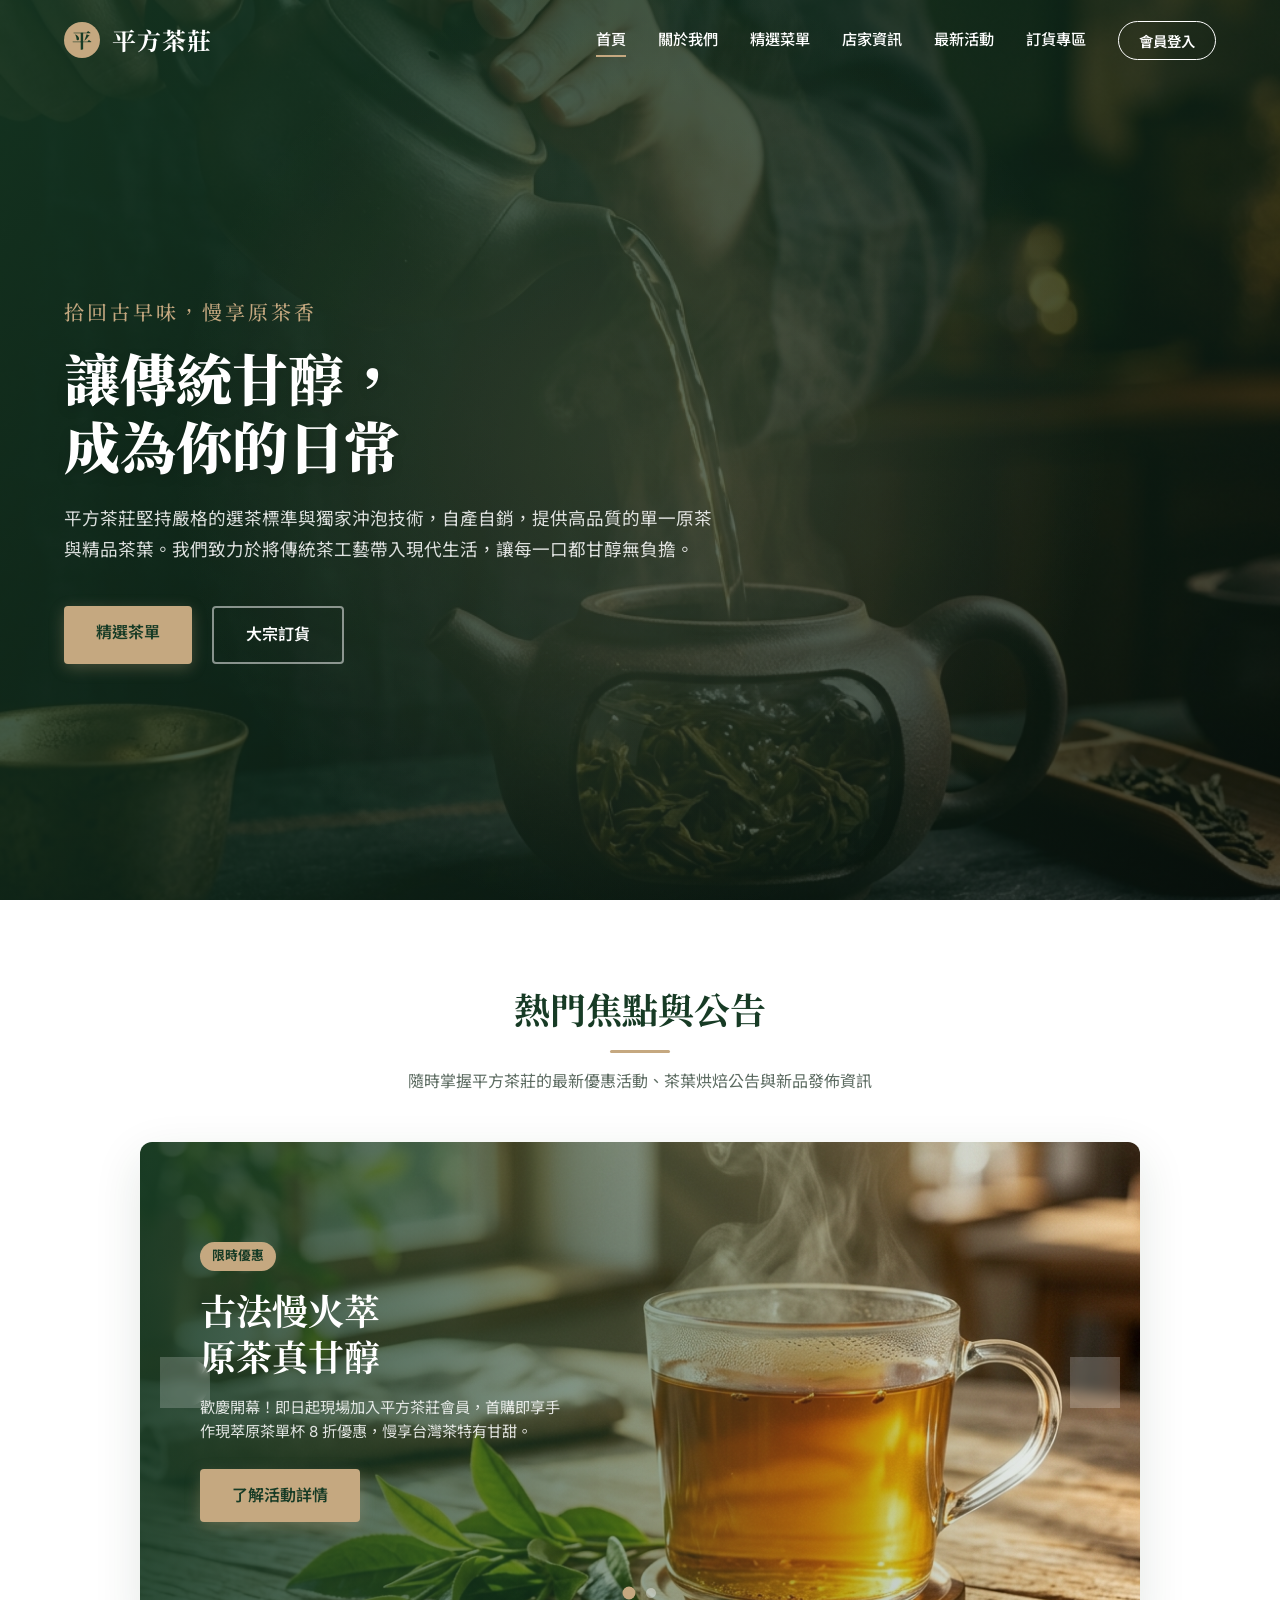
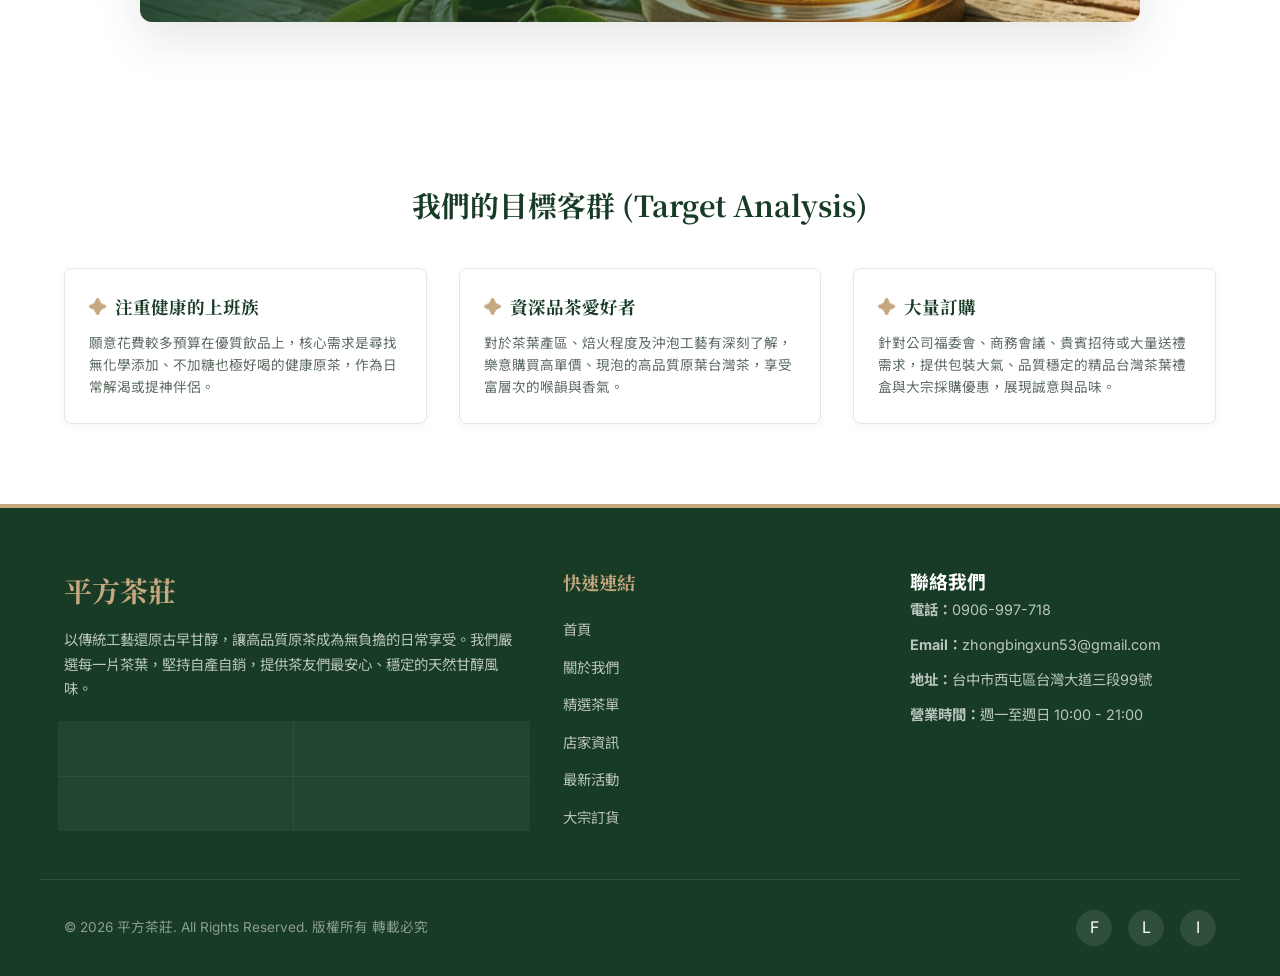
<file: index.html>
<!DOCTYPE html>
<html lang="zh-TW">
<head>
  <meta charset="UTF-8">
  <meta name="viewport" content="width=device-width, initial-scale=1.0">
  <title>平方茶莊 | 讓傳統甘醇，成為你的日常</title>
  <meta name="description" content="平方茶莊提供高品質在地原茶與自產茶葉，擁有嚴格選茶標準與獨門沖泡技術，完美呈現茶葉本身甘醇香氣。">
  <link rel="stylesheet" href="css/style.css">
</head>
<body>

  <!-- Page Loader Overlay -->
  <div class="loader-overlay" id="loaderOverlay">
    <div class="loader-content">
      <div class="loader-logo">平</div>
      <div class="loader-bar"></div>
    </div>
  </div>

  <!-- Navigation Header -->
  <header>
    <div class="container header-container">
      <a href="index.html" class="logo" id="navLogo">
        <div class="logo-icon">平</div>
        <span class="logo-text">平方茶莊</span>
      </a>
      <nav>
        <ul class="nav-menu" id="navMenu">
          <li><a href="index.html" class="nav-link" id="linkHome">首頁</a></li>
          <li><a href="about.html" class="nav-link" id="linkAbout">關於我們</a></li>
          <li><a href="menu.html" class="nav-link" id="linkMenu">精選菜單</a></li>
          <li><a href="info.html" class="nav-link" id="linkInfo">店家資訊</a></li>
          <li><a href="events.html" class="nav-link" id="linkEvents">最新活動</a></li>
          <li><a href="order.html" class="nav-link" id="linkOrder">訂貨專區</a></li>
          <li><button class="login-btn" id="navLoginBtn">會員登入</button></li>
        </ul>
      </nav>
      <div class="menu-toggle" id="menuToggle" aria-label="Toggle navigation menu">
        <span></span>
        <span></span>
        <span></span>
      </div>
    </div>
  </header>

  <!-- Hero Section -->
  <section class="hero" id="heroSection">
    <div class="hero-overlay"></div>
    <div class="hero-spotlight" id="heroSpotlight"></div>
    <div class="container">
      <div class="hero-content">
        <div class="hero-tagline">拾回古早味，慢享原茶香</div>
        <h1 class="hero-title">讓傳統甘醇，<br>成為你的日常</h1>
        <p class="hero-description">
          平方茶莊堅持嚴格的選茶標準與獨家沖泡技術，自產自銷，提供高品質的單一原茶與精品茶葉。我們致力於將傳統茶工藝帶入現代生活，讓每一口都甘醇無負擔。
        </p>
        <div class="hero-btns">
          <a href="menu.html" class="btn btn-primary" id="heroBtnMenu">精選茶單</a>
          <a href="order.html" class="btn btn-outline" id="heroBtnOrder">大宗訂貨</a>
        </div>
      </div>
    </div>
  </section>

  <!-- Interactive Ad Carousel Section -->
  <section class="carousel-section" id="carouselSection">
    <div class="container">
      <h2 class="section-title">熱門焦點與公告</h2>
      <p class="section-subtitle">隨時掌握平方茶莊的最新優惠活動、茶葉烘焙公告與新品發佈資訊</p>
      
      <div class="carousel-container">
        <div class="carousel-track">
          
          <!-- Slide 1 -->
          <div class="carousel-slide active">
            <img src="images/carousel-1.png" alt="新鮮沖泡茶品優惠" class="carousel-img">
            <div class="carousel-overlay"></div>
            <div class="carousel-content">
              <span class="carousel-badge">限時優惠</span>
              <h3 class="carousel-slide-title">古法慢火萃<br>原茶真甘醇</h3>
              <p class="carousel-slide-desc">
                歡慶開幕！即日起現場加入平方茶莊會員，首購即享手作現萃原茶單杯 8 折優惠，慢享台灣茶特有甘甜。
              </p>
              <a href="events.html" class="btn btn-primary">了解活動詳情</a>
            </div>
          </div>
          
          <!-- Slide 2 -->
          <div class="carousel-slide">
            <img src="images/carousel-2.png" alt="精品茶葉自產自銷" class="carousel-img">
            <div class="carousel-overlay"></div>
            <div class="carousel-content">
              <span class="carousel-badge">職人推薦</span>
              <h3 class="carousel-slide-title">頂級手採原茶葉<br>限量自產自銷</h3>
              <p class="carousel-slide-desc">
                嚴選產地直送蜜香紅茶與日月潭紅玉，由茶師監製，經由傳統發酵與慢火焙火，完美呈現頂級原茶風味。
              </p>
              <a href="menu.html" class="btn btn-primary">瀏覽精選茶單</a>
            </div>
          </div>
          
        </div>
        
        <!-- Controls -->
        <button class="carousel-btn carousel-btn-prev" aria-label="Previous slide">&#10094;</button>
        <button class="carousel-btn carousel-btn-next" aria-label="Next slide">&#10095;</button>
        
        <!-- Indicators -->
        <div class="carousel-dots"></div>
      </div>
    </div>
  </section>

  <!-- Target Audience Section -->
  <section class="target-section" id="targetSection" style="background-color: var(--bg-card); padding: 80px 0;">
    <div class="container">
      <h3 style="font-family: var(--font-serif); font-size: 1.8rem; color: var(--primary-color); margin-bottom: 32px; text-align: center;">我們的目標客群 (Target Analysis)</h3>
      <div class="strengths-grid">
        <div class="strength-card" style="text-align: left; padding: 24px;">
          <h4 style="font-family: var(--font-serif); font-size: 1.1rem; color: var(--primary-color); margin-bottom: 12px; display: flex; align-items: center; gap: 8px;">
            <span style="color: var(--secondary-color);">✦</span> 注重健康的上班族
          </h4>
          <p style="font-size: 0.85rem; color: var(--text-muted); line-height: 1.6;">願意花費較多預算在優質飲品上，核心需求是尋找無化學添加、不加糖也極好喝的健康原茶，作為日常解渴或提神伴侶。</p>
        </div>
        <div class="strength-card" style="text-align: left; padding: 24px;">
          <h4 style="font-family: var(--font-serif); font-size: 1.1rem; color: var(--primary-color); margin-bottom: 12px; display: flex; align-items: center; gap: 8px;">
            <span style="color: var(--secondary-color);">✦</span> 資深品茶愛好者
          </h4>
          <p style="font-size: 0.85rem; color: var(--text-muted); line-height: 1.6;">對於茶葉產區、焙火程度及沖泡工藝有深刻了解，樂意購買高單價、現泡的高品質原葉台灣茶，享受富層次的喉韻與香氣。</p>
        </div>
        <div class="strength-card" style="text-align: left; padding: 24px;">
          <h4 style="font-family: var(--font-serif); font-size: 1.1rem; color: var(--primary-color); margin-bottom: 12px; display: flex; align-items: center; gap: 8px;">
            <span style="color: var(--secondary-color);">✦</span> 大量訂購
          </h4>
          <p style="font-size: 0.85rem; color: var(--text-muted); line-height: 1.6;">針對公司福委會、商務會議、貴賓招待或大量送禮需求，提供包裝大氣、品質穩定的精品台灣茶葉禮盒與大宗採購優惠，展現誠意與品味。</p>
        </div>
      </div>
    </div>
  </section>

  <!-- Member Login Modal -->
  <div class="modal-overlay" id="loginModal">
    <div class="modal-box">
      <button class="modal-close" aria-label="Close modal">✕</button>
      <h2 class="modal-title">會員登入</h2>
      <p class="modal-subtitle">歡迎登入平方茶莊，開啟您的純粹品茗生活</p>
      
      <form id="loginForm">
        <div class="form-group">
          <label for="loginEmail">電子信箱 Email</label>
          <input type="email" id="loginEmail" class="form-control" placeholder="example@gmail.com" required>
        </div>
        <div class="form-group">
          <label for="loginPassword">密碼 Password</label>
          <input type="password" id="loginPassword" class="form-control" placeholder="請輸入密碼" required>
        </div>
        <div class="form-group" style="flex-direction: row; justify-content: space-between; align-items: center; margin-top: -8px; margin-bottom: 24px;">
          <label style="display: flex; align-items: center; gap: 6px; font-weight: normal; font-size: 0.8rem; cursor: pointer;">
            <input type="checkbox" style="accent-color: var(--primary-color);"> 記住我
          </label>
          <a href="#" style="font-size: 0.8rem; color: var(--secondary-color); font-weight: 500;">忘記密碼？</a>
        </div>
        <button type="submit" class="btn btn-primary form-submit-btn">立即登入</button>
      </form>
      
      <p style="text-align: center; margin-top: 24px; font-size: 0.85rem; color: var(--text-muted);">
        還不是會員？<a href="#" style="color: var(--primary-color); font-weight: 600;">點此免費註冊</a>
      </p>
    </div>
  </div>

  <!-- Footer -->
  <footer>
    <div class="container footer-grid">
      <div class="footer-brand">
        <h2>平方茶莊</h2>
        <p>以傳統工藝還原古早甘醇，讓高品質原茶成為無負擔的日常享受。我們嚴選每一片茶葉，堅持自產自銷，提供茶友們最安心、穩定的天然甘醇風味。</p>
        <div class="footer-share-grid">
          <div class="footer-share-card fb" id="shareFb">
            <span class="footer-share-icon">f</span>
            <span class="footer-share-title">分享到 Facebook</span>
          </div>
          <div class="footer-share-card line" id="shareLine">
            <span class="footer-share-icon">L</span>
            <span class="footer-share-title">LINE 好友分享</span>
          </div>
          <div class="footer-share-card ig" id="shareIg">
            <span class="footer-share-icon">📷</span>
            <span class="footer-share-title">追蹤 Instagram</span>
          </div>
          <div class="footer-share-card copylink" id="shareCopy">
            <span class="footer-share-icon">🔗</span>
            <span class="footer-share-title">複製網頁連結</span>
          </div>
        </div>
      </div>
      <div class="footer-links">
        <h3>快速連結</h3>
        <ul>
          <li><a href="index.html">首頁</a></li>
          <li><a href="about.html">關於我們</a></li>
          <li><a href="menu.html">精選茶單</a></li>
          <li><a href="info.html">店家資訊</a></li>
          <li><a href="events.html">最新活動</a></li>
          <li><a href="order.html">大宗訂貨</a></li>
        </ul>
      </div>
      <div class="footer-contact">
        <h3>聯絡我們</h3>
        <p><strong>電話：</strong>0906-997-718</p>
        <p><strong>Email：</strong>zhongbingxun53@gmail.com</p>
        <p><strong>地址：</strong>台中市西屯區台灣大道三段99號</p>
        <p><strong>營業時間：</strong>週一至週日 10:00 - 21:00</p>
      </div>
    </div>
    
    <div class="container footer-bottom">
      <p>&copy; 2026 平方茶莊. All Rights Reserved. 版權所有 轉載必究</p>
      <div class="footer-socials">
        <a href="#" class="footer-social-icon" aria-label="Facebook">F</a>
        <a href="#" class="footer-social-icon" aria-label="Line">L</a>
        <a href="#" class="footer-social-icon" aria-label="Instagram">I</a>
      </div>
    </div>
  </footer>

  <script src="js/main.js"></script>
</body>
</html>
</file>
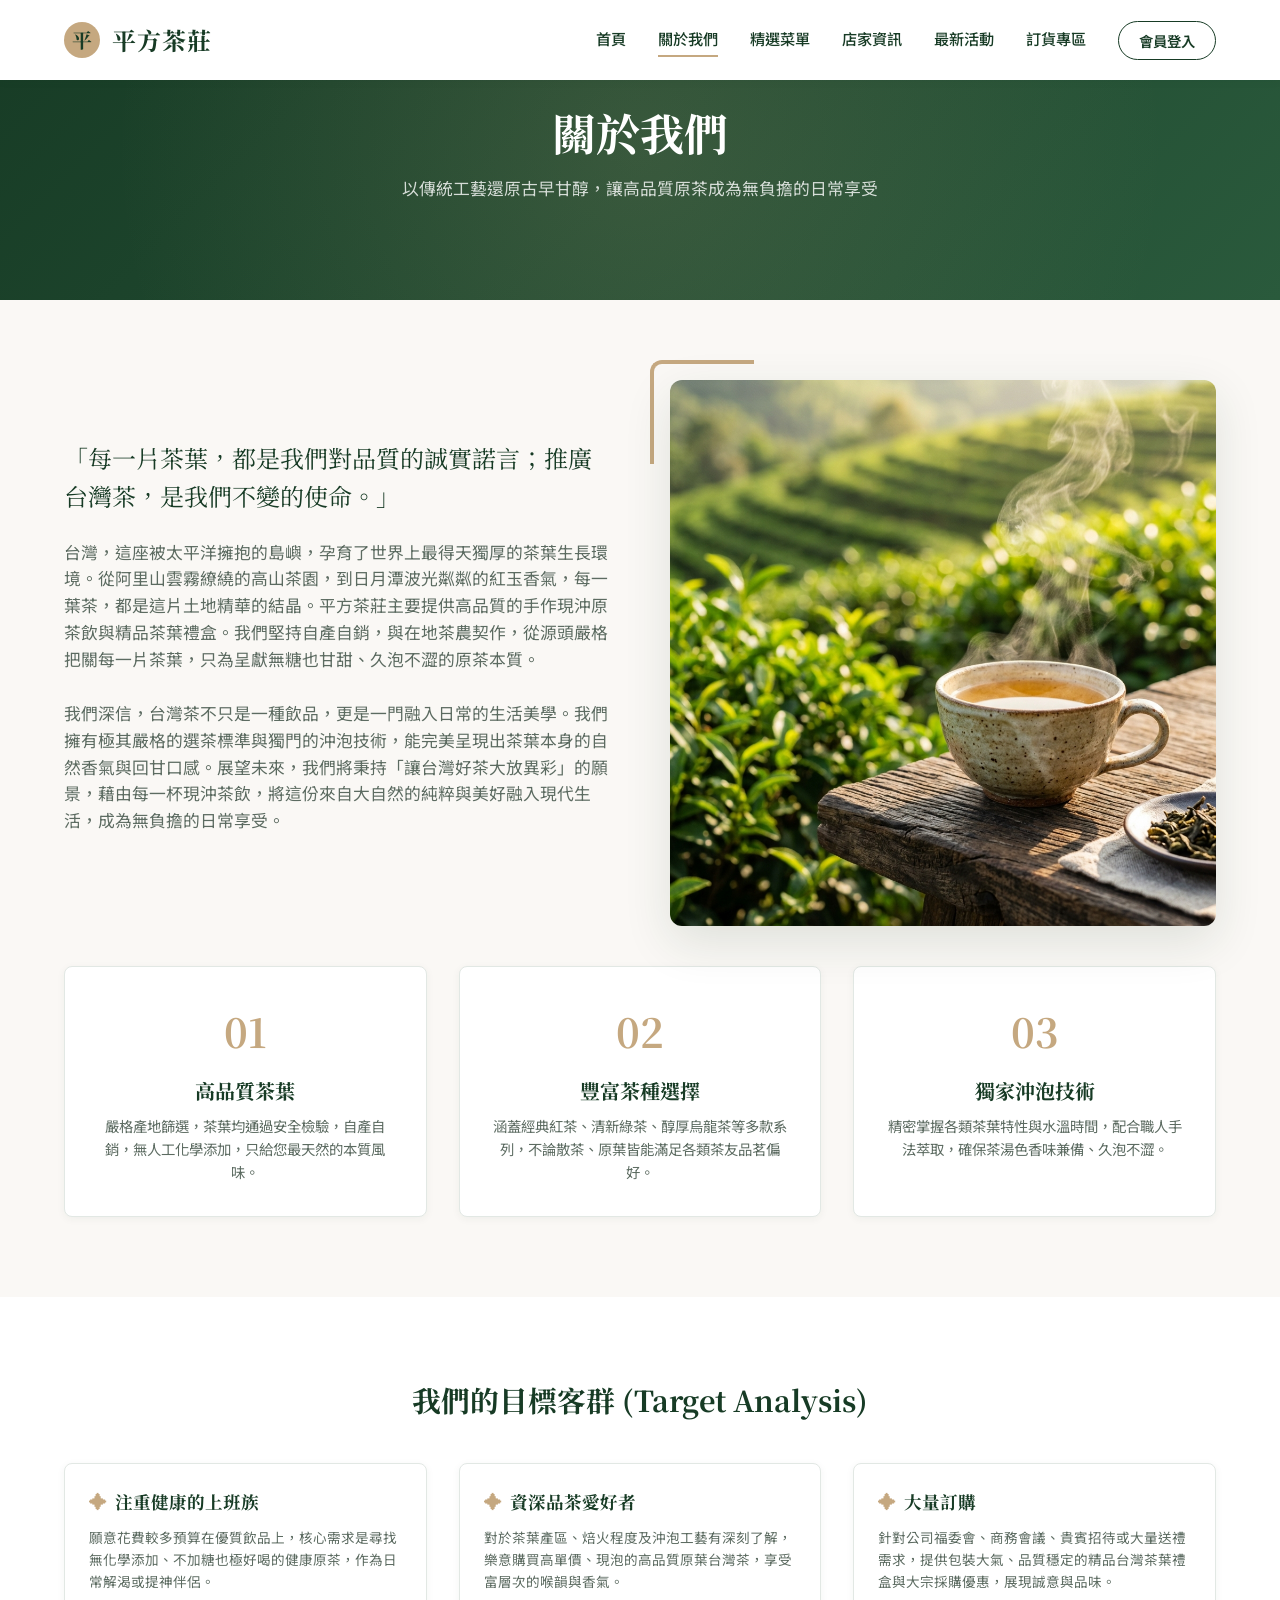
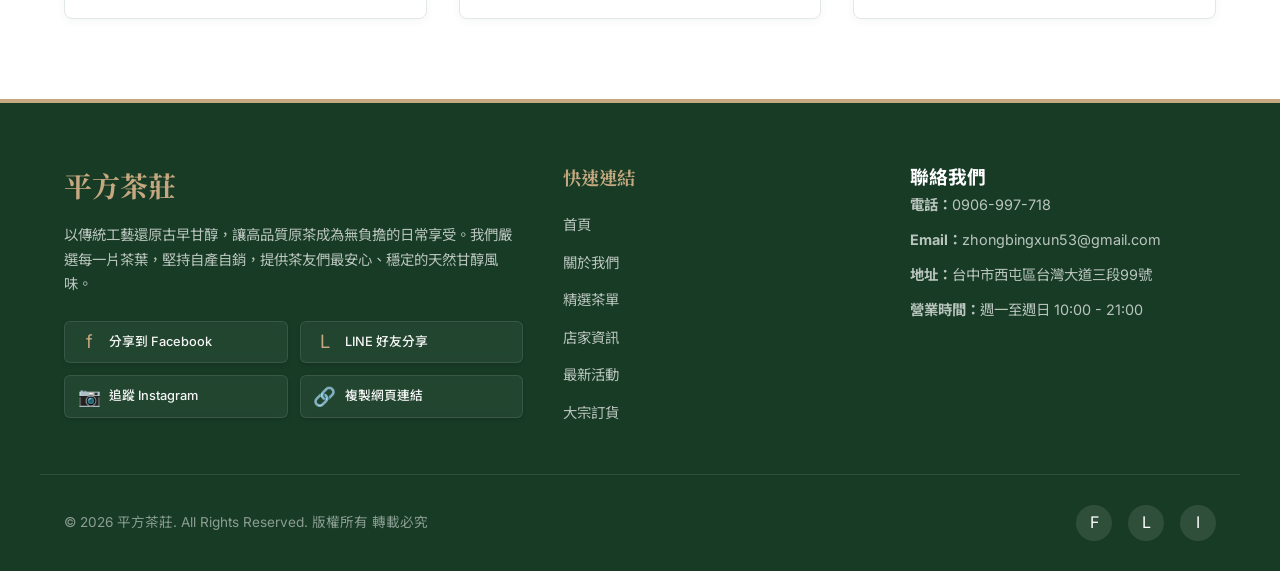
<file: about.html>
<!DOCTYPE html>
<html lang="zh-TW">
<head>
  <meta charset="UTF-8">
  <meta name="viewport" content="width=device-width, initial-scale=1.0">
  <title>關於我們 | 平方茶莊</title>
  <meta name="description" content="了解平方茶莊的創立宗旨、三大核心優勢以及我們與市場其他茶飲品牌的差異與獨特價值。">
  <link rel="stylesheet" href="css/style.css">
</head>
<body class="subpage">

  <!-- Page Loader Overlay -->
  <div class="loader-overlay" id="loaderOverlay">
    <div class="loader-content">
      <div class="loader-logo">平</div>
      <div class="loader-bar"></div>
    </div>
  </div>

  <!-- Navigation Header -->
  <header>
    <div class="container header-container">
      <a href="index.html" class="logo">
        <div class="logo-icon">平</div>
        <span class="logo-text">平方茶莊</span>
      </a>
      <nav>
        <ul class="nav-menu" id="navMenu">
          <li><a href="index.html" class="nav-link" id="linkHome">首頁</a></li>
          <li><a href="about.html" class="nav-link" id="linkAbout">關於我們</a></li>
          <li><a href="menu.html" class="nav-link" id="linkMenu">精選菜單</a></li>
          <li><a href="info.html" class="nav-link" id="linkInfo">店家資訊</a></li>
          <li><a href="events.html" class="nav-link" id="linkEvents">最新活動</a></li>
          <li><a href="order.html" class="nav-link" id="linkOrder">訂貨專區</a></li>
          <li><button class="login-btn" id="navLoginBtn">會員登入</button></li>
        </ul>
      </nav>
      <div class="menu-toggle" id="menuToggle" aria-label="Toggle navigation menu">
        <span></span>
        <span></span>
        <span></span>
      </div>
    </div>
  </header>

  <!-- Subpage Banner -->
  <section class="subpage-banner" id="aboutBanner">
    <div>
      <h1 class="banner-title">關於我們</h1>
      <p class="banner-desc">以傳統工藝還原古早甘醇，讓高品質原茶成為無負擔的日常享受</p>
    </div>
  </section>

  <!-- Brand Story Section -->
  <section class="about-section" id="storySection">
    <div class="container">
      <div class="about-grid">
        <div class="about-content">
          <div class="about-intro-text">
            「每一片茶葉，都是我們對品質的誠實諾言；推廣台灣茶，是我們不變的使命。」
          </div>
          <p class="about-desc">
            台灣，這座被太平洋擁抱的島嶼，孕育了世界上最得天獨厚的茶葉生長環境。從阿里山雲霧繚繞的高山茶園，到日月潭波光粼粼的紅玉香氣，每一葉茶，都是這片土地精華的結晶。平方茶莊主要提供高品質的手作現沖原茶飲與精品茶葉禮盒。我們堅持自產自銷，與在地茶農契作，從源頭嚴格把關每一片茶葉，只為呈獻無糖也甘甜、久泡不澀的原茶本質。
            <br><br>
            我們深信，台灣茶不只是一種飲品，更是一門融入日常的生活美學。我們擁有極其嚴格的選茶標準與獨門的沖泡技術，能完美呈現出茶葉本身的自然香氣與回甘口感。展望未來，我們將秉持「讓台灣好茶大放異彩」的願景，藉由每一杯現沖茶飲，將這份來自大自然的純粹與美好融入現代生活，成為無負擔的日常享受。
          </p>
        </div>
        <div class="about-img-box">
          <img src="images/menu-tea.png" alt="平方茶莊茶葉沖泡職人">
        </div>
      </div>
      
      <!-- Core Strengths -->
      <div class="strengths-grid" id="strengthsGrid">
        <div class="strength-card">
          <div class="strength-num">01</div>
          <h3 class="strength-title">高品質茶葉</h3>
          <p class="strength-desc">嚴格產地篩選，茶葉均通過安全檢驗，自產自銷，無人工化學添加，只給您最天然的本質風味。</p>
        </div>
        <div class="strength-card">
          <div class="strength-num">02</div>
          <h3 class="strength-title">豐富茶種選擇</h3>
          <p class="strength-desc">涵蓋經典紅茶、清新綠茶、醇厚烏龍茶等多款系列，不論散茶、原葉皆能滿足各類茶友品茗偏好。</p>
        </div>
        <div class="strength-card">
          <div class="strength-num">03</div>
          <h3 class="strength-title">獨家沖泡技術</h3>
          <p class="strength-desc">精密掌握各類茶葉特性與水溫時間，配合職人手法萃取，確保茶湯色香味兼備、久泡不澀。</p>
        </div>
      </div>
    </div>
  </section>

  <!-- Target Audience Section -->
  <section class="target-section" id="targetSection" style="background-color: var(--bg-card); padding: 80px 0;">
    <div class="container">
      <h3 style="font-family: var(--font-serif); font-size: 1.8rem; color: var(--primary-color); margin-bottom: 32px; text-align: center;">我們的目標客群 (Target Analysis)</h3>
      <div class="strengths-grid">
        <div class="strength-card" style="text-align: left; padding: 24px;">
          <h4 style="font-family: var(--font-serif); font-size: 1.1rem; color: var(--primary-color); margin-bottom: 12px; display: flex; align-items: center; gap: 8px;">
            <span style="color: var(--secondary-color);">✦</span> 注重健康的上班族
          </h4>
          <p style="font-size: 0.85rem; color: var(--text-muted); line-height: 1.6;">願意花費較多預算在優質飲品上，核心需求是尋找無化學添加、不加糖也極好喝的健康原茶，作為日常解渴或提神伴侶。</p>
        </div>
        <div class="strength-card" style="text-align: left; padding: 24px;">
          <h4 style="font-family: var(--font-serif); font-size: 1.1rem; color: var(--primary-color); margin-bottom: 12px; display: flex; align-items: center; gap: 8px;">
            <span style="color: var(--secondary-color);">✦</span> 資深品茶愛好者
          </h4>
          <p style="font-size: 0.85rem; color: var(--text-muted); line-height: 1.6;">對於茶葉產區、焙火程度及沖泡工藝有深刻了解，樂意購買高單價、現泡的高品質原葉台灣茶，享受富層次的喉韻與香氣。</p>
        </div>
        <div class="strength-card" style="text-align: left; padding: 24px;">
          <h4 style="font-family: var(--font-serif); font-size: 1.1rem; color: var(--primary-color); margin-bottom: 12px; display: flex; align-items: center; gap: 8px;">
            <span style="color: var(--secondary-color);">✦</span> 大量訂購
          </h4>
          <p style="font-size: 0.85rem; color: var(--text-muted); line-height: 1.6;">針對公司福委會、商務會議、貴賓招待或大量送禮需求，提供包裝大氣、品質穩定的精品台灣茶葉禮盒與大宗採購優惠，展現誠意與品味。</p>
        </div>
      </div>
    </div>
  </section>

  <!-- Member Login Modal -->
  <div class="modal-overlay" id="loginModal">
    <div class="modal-box">
      <button class="modal-close" aria-label="Close modal">✕</button>
      <h2 class="modal-title">會員登入</h2>
      <p class="modal-subtitle">歡迎登入平方茶莊，開啟您的純粹品茗生活</p>
      
      <form id="loginForm">
        <div class="form-group">
          <label for="loginEmail">電子信箱 Email</label>
          <input type="email" id="loginEmail" class="form-control" placeholder="example@gmail.com" required>
        </div>
        <div class="form-group">
          <label for="loginPassword">密碼 Password</label>
          <input type="password" id="loginPassword" class="form-control" placeholder="請輸入密碼" required>
        </div>
        <div class="form-group" style="flex-direction: row; justify-content: space-between; align-items: center; margin-top: -8px; margin-bottom: 24px;">
          <label style="display: flex; align-items: center; gap: 6px; font-weight: normal; font-size: 0.8rem; cursor: pointer;">
            <input type="checkbox" style="accent-color: var(--primary-color);"> 記住我
          </label>
          <a href="#" style="font-size: 0.8rem; color: var(--secondary-color); font-weight: 500;">忘記密碼？</a>
        </div>
        <button type="submit" class="btn btn-primary form-submit-btn">立即登入</button>
      </form>
      
      <p style="text-align: center; margin-top: 24px; font-size: 0.85rem; color: var(--text-muted);">
        還不是會員？<a href="#" style="color: var(--primary-color); font-weight: 600;">點此免費註冊</a>
      </p>
    </div>
  </div>

  <!-- Footer -->
  <footer>
    <div class="container footer-grid">
      <div class="footer-brand">
        <h2>平方茶莊</h2>
        <p>以傳統工藝還原古早甘醇，讓高品質原茶成為無負擔的日常享受。我們嚴選每一片茶葉，堅持自產自銷，提供茶友們最安心、穩定的天然甘醇風味。</p>
        <div class="footer-share-grid">
          <div class="footer-share-card fb" id="shareFb">
            <span class="footer-share-icon">f</span>
            <span class="footer-share-title">分享到 Facebook</span>
          </div>
          <div class="footer-share-card line" id="shareLine">
            <span class="footer-share-icon">L</span>
            <span class="footer-share-title">LINE 好友分享</span>
          </div>
          <div class="footer-share-card ig" id="shareIg">
            <span class="footer-share-icon">📷</span>
            <span class="footer-share-title">追蹤 Instagram</span>
          </div>
          <div class="footer-share-card copylink" id="shareCopy">
            <span class="footer-share-icon">🔗</span>
            <span class="footer-share-title">複製網頁連結</span>
          </div>
        </div>
      </div>
      <div class="footer-links">
        <h3>快速連結</h3>
        <ul>
          <li><a href="index.html">首頁</a></li>
          <li><a href="about.html">關於我們</a></li>
          <li><a href="menu.html">精選茶單</a></li>
          <li><a href="info.html">店家資訊</a></li>
          <li><a href="events.html">最新活動</a></li>
          <li><a href="order.html">大宗訂貨</a></li>
        </ul>
      </div>
      <div class="footer-contact">
        <h3>聯絡我們</h3>
        <p><strong>電話：</strong>0906-997-718</p>
        <p><strong>Email：</strong>zhongbingxun53@gmail.com</p>
        <p><strong>地址：</strong>台中市西屯區台灣大道三段99號</p>
        <p><strong>營業時間：</strong>週一至週日 10:00 - 21:00</p>
      </div>
    </div>
    
    <div class="container footer-bottom">
      <p>&copy; 2026 平方茶莊. All Rights Reserved. 版權所有 轉載必究</p>
      <div class="footer-socials">
        <a href="#" class="footer-social-icon" aria-label="Facebook">F</a>
        <a href="#" class="footer-social-icon" aria-label="Line">L</a>
        <a href="#" class="footer-social-icon" aria-label="Instagram">I</a>
      </div>
    </div>
  </footer>

  <script src="js/main.js"></script>
</body>
</html>
</file>
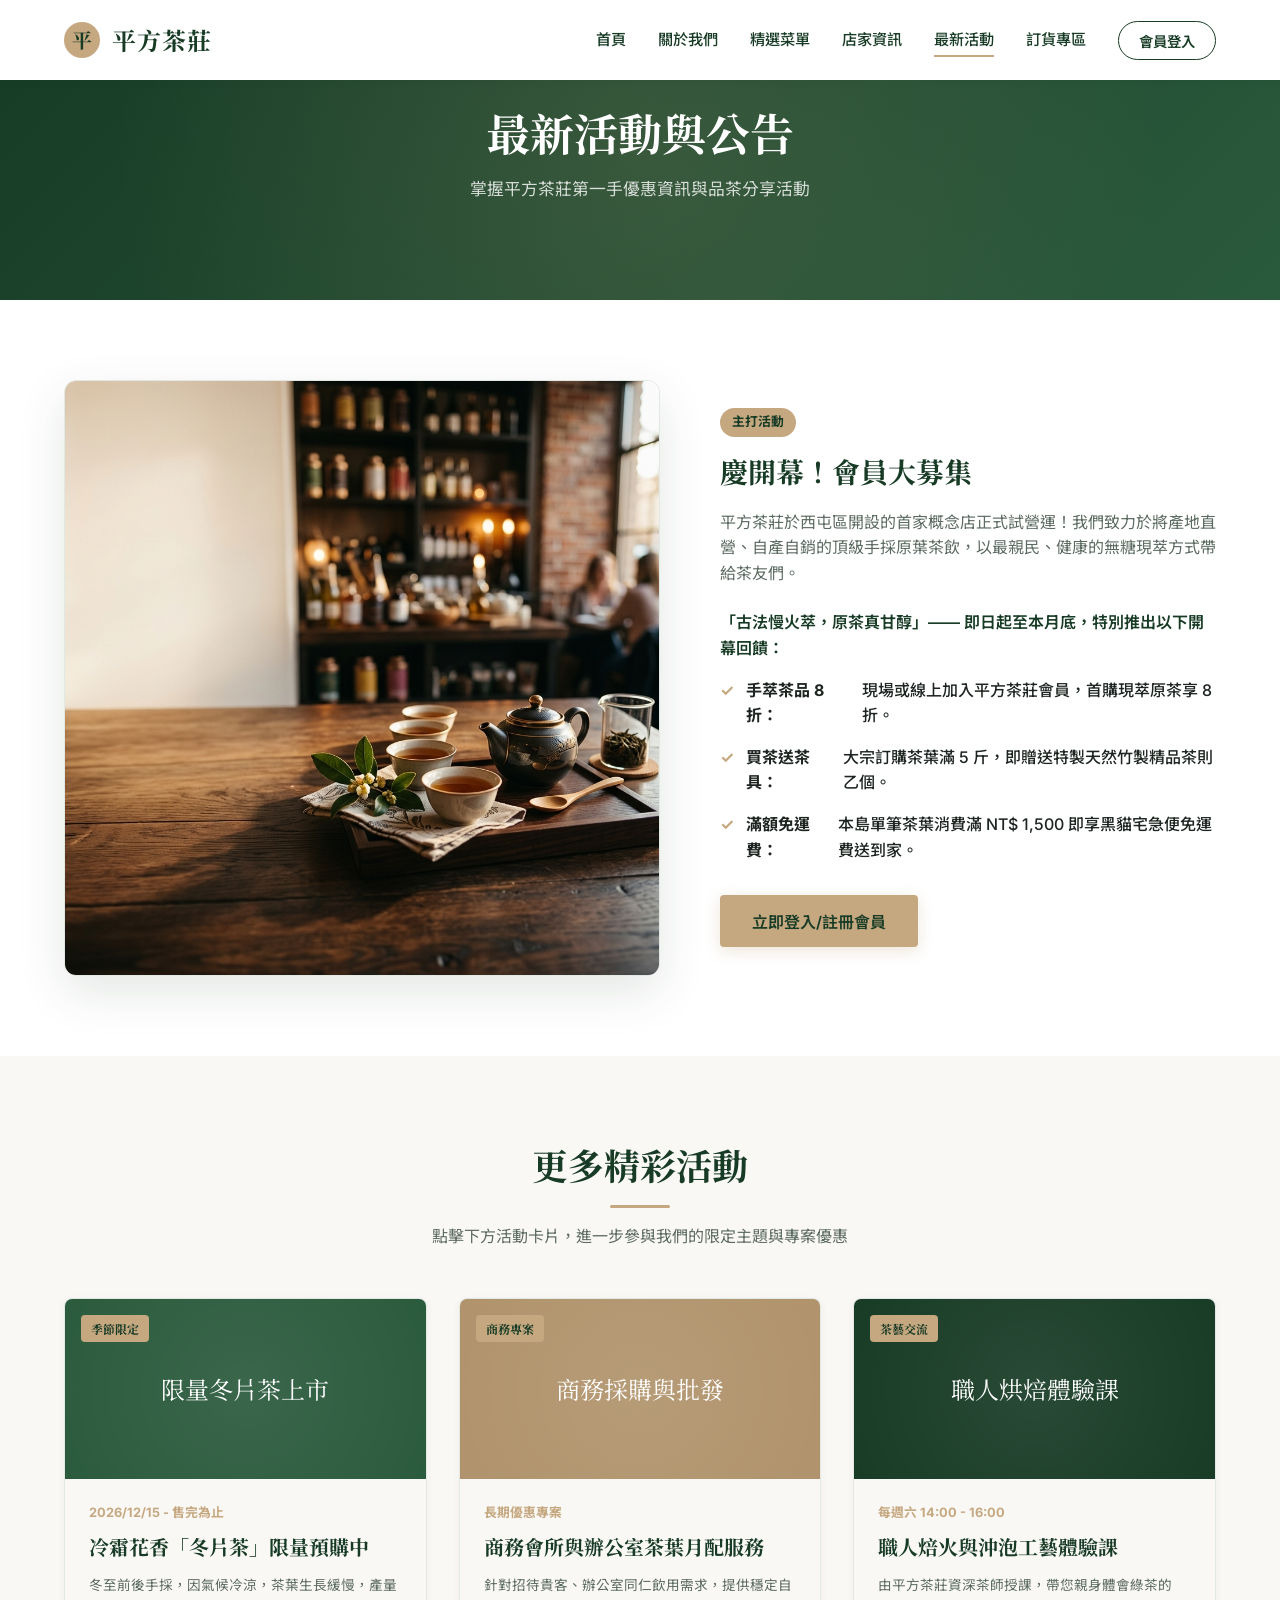
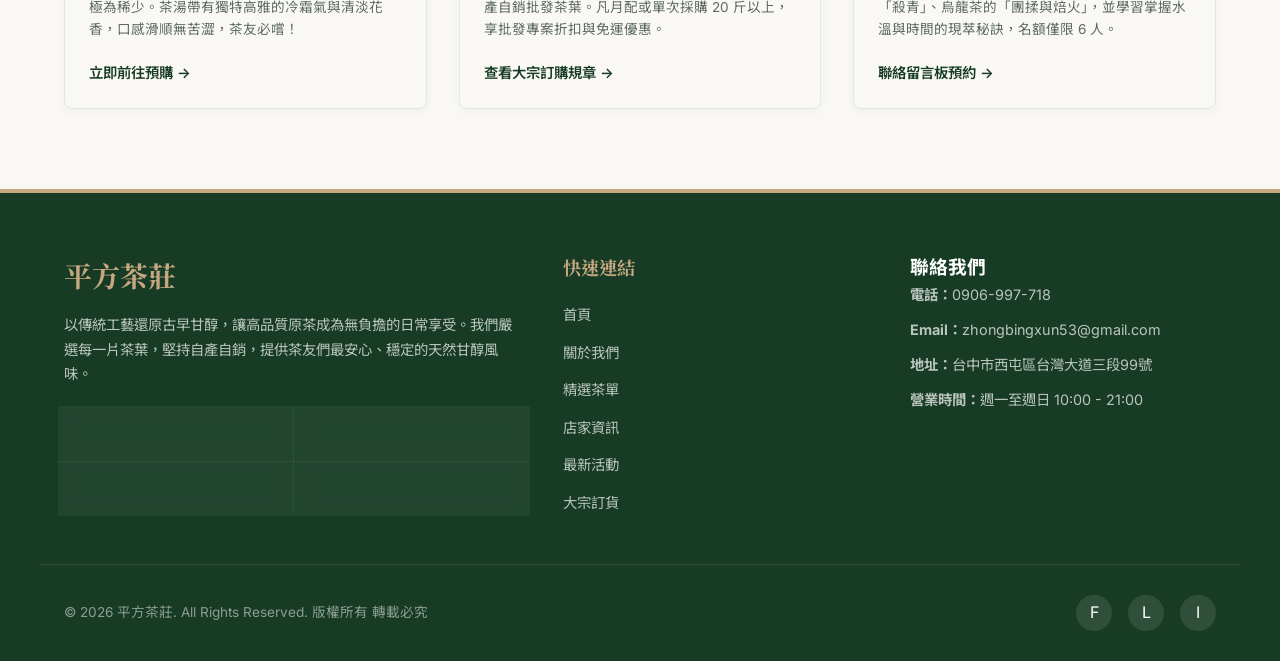
<file: events.html>
<!DOCTYPE html>
<html lang="zh-TW">
<head>
  <meta charset="UTF-8">
  <meta name="viewport" content="width=device-width, initial-scale=1.0">
  <title>最新活動 | 平方茶莊</title>
  <meta name="description" content="了解平方茶莊最新會員優惠、新品上市公告與茶藝體驗課程。">
  <link rel="stylesheet" href="css/style.css">
</head>
<body class="subpage">

  <!-- Page Loader Overlay -->
  <div class="loader-overlay" id="loaderOverlay">
    <div class="loader-content">
      <div class="loader-logo">平</div>
      <div class="loader-bar"></div>
    </div>
  </div>

  <!-- Navigation Header -->
  <header>
    <div class="container header-container">
      <a href="index.html" class="logo">
        <div class="logo-icon">平</div>
        <span class="logo-text">平方茶莊</span>
      </a>
      <nav>
        <ul class="nav-menu" id="navMenu">
          <li><a href="index.html" class="nav-link" id="linkHome">首頁</a></li>
          <li><a href="about.html" class="nav-link" id="linkAbout">關於我們</a></li>
          <li><a href="menu.html" class="nav-link" id="linkMenu">精選菜單</a></li>
          <li><a href="info.html" class="nav-link" id="linkInfo">店家資訊</a></li>
          <li><a href="events.html" class="nav-link" id="linkEvents">最新活動</a></li>
          <li><a href="order.html" class="nav-link" id="linkOrder">訂貨專區</a></li>
          <li><button class="login-btn" id="navLoginBtn">會員登入</button></li>
        </ul>
      </nav>
      <div class="menu-toggle" id="menuToggle" aria-label="Toggle navigation menu">
        <span></span>
        <span></span>
        <span></span>
      </div>
    </div>
  </header>

  <!-- Subpage Banner -->
  <section class="subpage-banner" id="eventsBanner">
    <div>
      <h1 class="banner-title">最新活動與公告</h1>
      <p class="banner-desc">掌握平方茶莊第一手優惠資訊與品茶分享活動</p>
    </div>
  </section>

  <!-- DM Event Showcase -->
  <section class="events-dm-section">
    <div class="container">
      <div class="events-dm-grid">
        
        <!-- Left: Image DM -->
        <div class="events-dm-img">
          <img src="images/event-dm.png" alt="開幕慶會員招募 DM">
        </div>
        
        <!-- Right: Text Description -->
        <div class="events-intro">
          <span class="carousel-badge" style="margin-bottom:12px;">主打活動</span>
          <h3>慶開幕！會員大募集</h3>
          <p>
            平方茶莊於西屯區開設的首家概念店正式試營運！我們致力於將產地直營、自產自銷的頂級手採原葉茶飲，以最親民、健康的無糖現萃方式帶給茶友們。
          </p>
          <p style="font-weight: 600; color: var(--primary-color); margin-bottom: 16px;">
            「古法慢火萃，原茶真甘醇」—— 即日起至本月底，特別推出以下開幕回饋：
          </p>
          
          <ul class="events-highlights">
            <li><strong>手萃茶品 8 折：</strong>現場或線上加入平方茶莊會員，首購現萃原茶享 8 折。</li>
            <li><strong>買茶送茶具：</strong>大宗訂購茶葉滿 5 斤，即贈送特製天然竹製精品茶則乙個。</li>
            <li><strong>滿額免運費：</strong>本島單筆茶葉消費滿 NT$ 1,500 即享黑貓宅急便免運費送到家。</li>
          </ul>
          
          <button class="btn btn-primary login-btn" style="width: fit-content;">立即登入/註冊會員</button>
        </div>
        
      </div>
    </div>
  </section>

  <!-- Other Events List -->
  <section class="events-list-section">
    <div class="container">
      <h2 class="section-title">更多精彩活動</h2>
      <p class="section-subtitle">點擊下方活動卡片，進一步參與我們的限定主題與專案優惠</p>
      
      <div class="events-list-grid">
        
        <!-- Event Card 1 -->
        <div class="event-card">
          <div class="event-card-banner" style="background-color: var(--primary-light);">
            限量冬片茶上市
            <span class="event-card-tag">季節限定</span>
          </div>
          <div class="event-card-content">
            <span class="event-card-time">2026/12/15 - 售完為止</span>
            <h3 class="event-card-title">冷霜花香「冬片茶」限量預購中</h3>
            <p class="event-card-desc">
              冬至前後手採，因氣候冷涼，茶葉生長緩慢，產量極為稀少。茶湯帶有獨特高雅的冷霜氣與清淡花香，口感滑順無苦澀，茶友必嚐！
            </p>
            <a href="order.html" class="event-card-action">立即前往預購 &rarr;</a>
          </div>
        </div>
        
        <!-- Event Card 2 -->
        <div class="event-card">
          <div class="event-card-banner" style="background-color: var(--secondary-hover);">
            商務採購與批發
            <span class="event-card-tag">商務專案</span>
          </div>
          <div class="event-card-content">
            <span class="event-card-time">長期優惠專案</span>
            <h3 class="event-card-title">商務會所與辦公室茶葉月配服務</h3>
            <p class="event-card-desc">
              針對招待貴客、辦公室同仁飲用需求，提供穩定自產自銷批發茶葉。凡月配或單次採購 20 斤以上，享批發專案折扣與免運優惠。
            </p>
            <a href="order.html" class="event-card-action">查看大宗訂購規章 &rarr;</a>
          </div>
        </div>
        
        <!-- Event Card 3 -->
        <div class="event-card">
          <div class="event-card-banner" style="background-color: var(--primary-color);">
            職人烘焙體驗課
            <span class="event-card-tag">茶藝交流</span>
          </div>
          <div class="event-card-content">
            <span class="event-card-time">每週六 14:00 - 16:00</span>
            <h3 class="event-card-title">職人焙火與沖泡工藝體驗課</h3>
            <p class="event-card-desc">
              由平方茶莊資深茶師授課，帶您親身體會綠茶的「殺青」、烏龍茶的「團揉與焙火」，並學習掌握水溫與時間的現萃秘訣，名額僅限 6 人。
            </p>
            <a href="info.html" class="event-card-action">聯絡留言板預約 &rarr;</a>
          </div>
        </div>
        
      </div>
    </div>
  </section>

  <!-- Member Login Modal -->
  <div class="modal-overlay" id="loginModal">
    <div class="modal-box">
      <button class="modal-close" aria-label="Close modal">✕</button>
      <h2 class="modal-title">會員登入</h2>
      <p class="modal-subtitle">歡迎登入平方茶莊，開啟您的純粹品茗生活</p>
      
      <form id="loginForm">
        <div class="form-group">
          <label for="loginEmail">電子信箱 Email</label>
          <input type="email" id="loginEmail" class="form-control" placeholder="example@gmail.com" required>
        </div>
        <div class="form-group">
          <label for="loginPassword">密碼 Password</label>
          <input type="password" id="loginPassword" class="form-control" placeholder="請輸入密碼" required>
        </div>
        <div class="form-group" style="flex-direction: row; justify-content: space-between; align-items: center; margin-top: -8px; margin-bottom: 24px;">
          <label style="display: flex; align-items: center; gap: 6px; font-weight: normal; font-size: 0.8rem; cursor: pointer;">
            <input type="checkbox" style="accent-color: var(--primary-color);"> 記住我
          </label>
          <a href="#" style="font-size: 0.8rem; color: var(--secondary-color); font-weight: 500;">忘記密碼？</a>
        </div>
        <button type="submit" class="btn btn-primary form-submit-btn">立即登入</button>
      </form>
      
      <p style="text-align: center; margin-top: 24px; font-size: 0.85rem; color: var(--text-muted);">
        還不是會員？<a href="#" style="color: var(--primary-color); font-weight: 600;">點此免費註冊</a>
      </p>
    </div>
  </div>

  <!-- Footer -->
  <footer>
    <div class="container footer-grid">
      <div class="footer-brand">
        <h2>平方茶莊</h2>
        <p>以傳統工藝還原古早甘醇，讓高品質原茶成為無負擔的日常享受。我們嚴選每一片茶葉，堅持自產自銷，提供茶友們最安心、穩定的天然甘醇風味。</p>
        <div class="footer-share-grid">
          <div class="footer-share-card fb" id="shareFb">
            <span class="footer-share-icon">f</span>
            <span class="footer-share-title">分享到 Facebook</span>
          </div>
          <div class="footer-share-card line" id="shareLine">
            <span class="footer-share-icon">L</span>
            <span class="footer-share-title">LINE 好友分享</span>
          </div>
          <div class="footer-share-card ig" id="shareIg">
            <span class="footer-share-icon">📷</span>
            <span class="footer-share-title">追蹤 Instagram</span>
          </div>
          <div class="footer-share-card copylink" id="shareCopy">
            <span class="footer-share-icon">🔗</span>
            <span class="footer-share-title">複製網頁連結</span>
          </div>
        </div>
      </div>
      <div class="footer-links">
        <h3>快速連結</h3>
        <ul>
          <li><a href="index.html">首頁</a></li>
          <li><a href="about.html">關於我們</a></li>
          <li><a href="menu.html">精選茶單</a></li>
          <li><a href="info.html">店家資訊</a></li>
          <li><a href="events.html">最新活動</a></li>
          <li><a href="order.html">大宗訂貨</a></li>
        </ul>
      </div>
      <div class="footer-contact">
        <h3>聯絡我們</h3>
        <p><strong>電話：</strong>0906-997-718</p>
        <p><strong>Email：</strong>zhongbingxun53@gmail.com</p>
        <p><strong>地址：</strong>台中市西屯區台灣大道三段99號</p>
        <p><strong>營業時間：</strong>週一至週日 10:00 - 21:00</p>
      </div>
    </div>
    
    <div class="container footer-bottom">
      <p>&copy; 2026 平方茶莊. All Rights Reserved. 版權所有 轉載必究</p>
      <div class="footer-socials">
        <a href="#" class="footer-social-icon" aria-label="Facebook">F</a>
        <a href="#" class="footer-social-icon" aria-label="Line">L</a>
        <a href="#" class="footer-social-icon" aria-label="Instagram">I</a>
      </div>
    </div>
  </footer>

  <script src="js/main.js"></script>
</body>
</html>
</file>
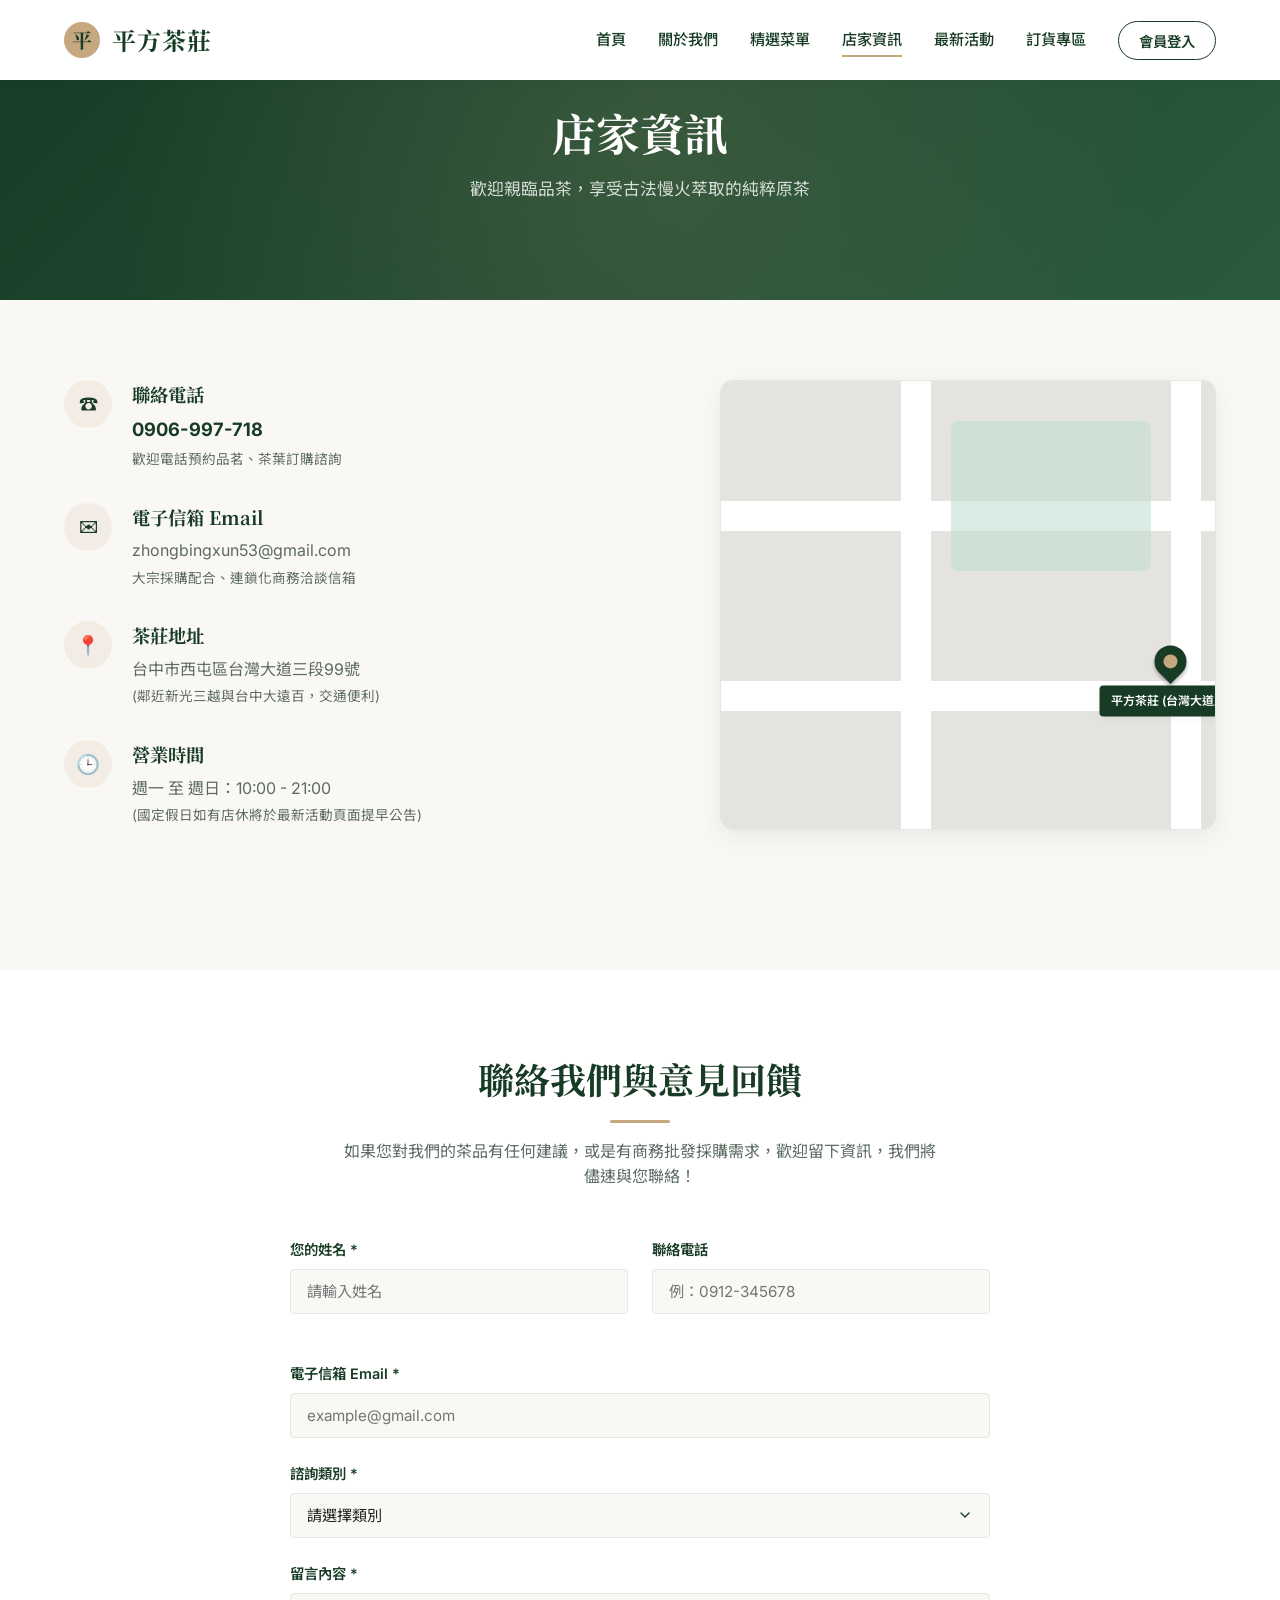
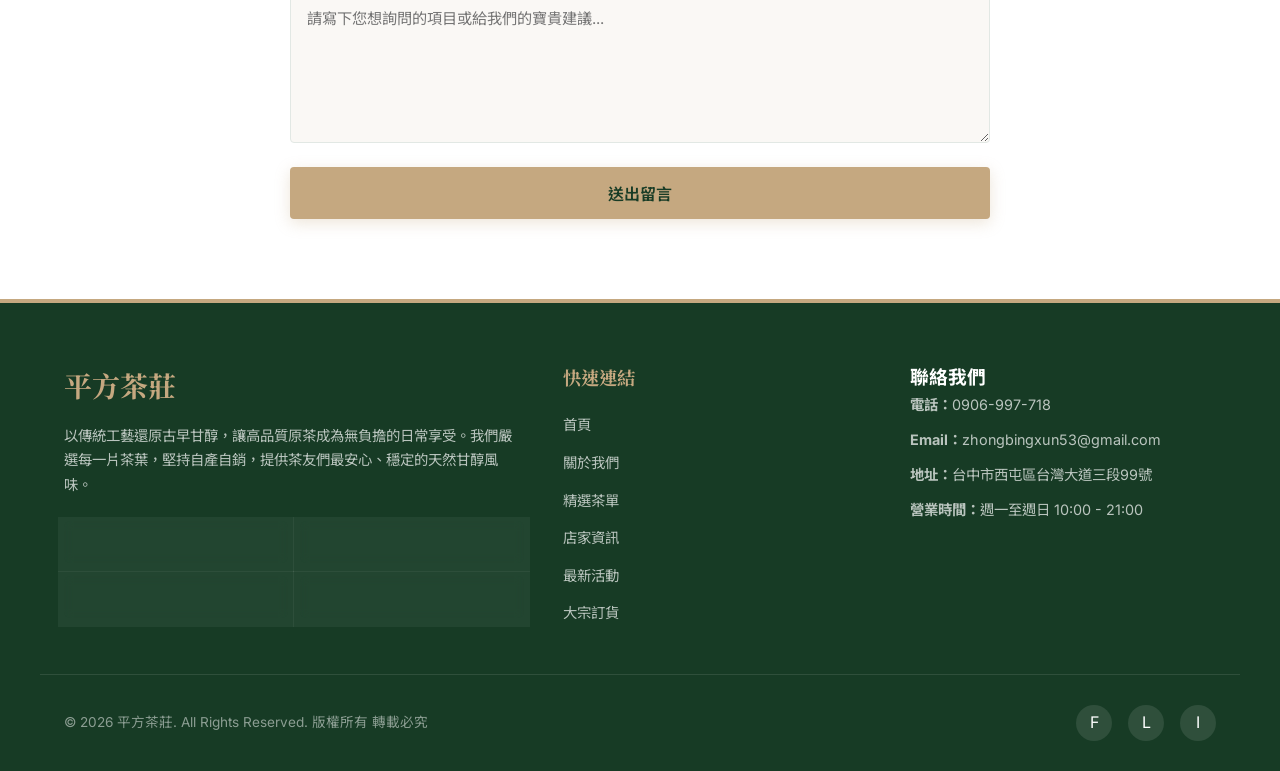
<file: info.html>
<!DOCTYPE html>
<html lang="zh-TW">
<head>
  <meta charset="UTF-8">
  <meta name="viewport" content="width=device-width, initial-scale=1.0">
  <title>店家資訊 | 平方茶莊</title>
  <meta name="description" content="獲取平方茶莊的聯絡資訊，親臨我們位於台中市西屯區的茶店，或在此給我們留言回饋。">
  <link rel="stylesheet" href="css/style.css">
</head>
<body class="subpage">

  <!-- Page Loader Overlay -->
  <div class="loader-overlay" id="loaderOverlay">
    <div class="loader-content">
      <div class="loader-logo">平</div>
      <div class="loader-bar"></div>
    </div>
  </div>

  <!-- Navigation Header -->
  <header>
    <div class="container header-container">
      <a href="index.html" class="logo">
        <div class="logo-icon">平</div>
        <span class="logo-text">平方茶莊</span>
      </a>
      <nav>
        <ul class="nav-menu" id="navMenu">
          <li><a href="index.html" class="nav-link" id="linkHome">首頁</a></li>
          <li><a href="about.html" class="nav-link" id="linkAbout">關於我們</a></li>
          <li><a href="menu.html" class="nav-link" id="linkMenu">精選菜單</a></li>
          <li><a href="info.html" class="nav-link" id="linkInfo">店家資訊</a></li>
          <li><a href="events.html" class="nav-link" id="linkEvents">最新活動</a></li>
          <li><a href="order.html" class="nav-link" id="linkOrder">訂貨專區</a></li>
          <li><button class="login-btn" id="navLoginBtn">會員登入</button></li>
        </ul>
      </nav>
      <div class="menu-toggle" id="menuToggle" aria-label="Toggle navigation menu">
        <span></span>
        <span></span>
        <span></span>
      </div>
    </div>
  </header>

  <!-- Subpage Banner -->
  <section class="subpage-banner" id="infoBanner">
    <div>
      <h1 class="banner-title">店家資訊</h1>
      <p class="banner-desc">歡迎親臨品茶，享受古法慢火萃取的純粹原茶</p>
    </div>
  </section>

  <!-- Store Info Details & Map -->
  <section class="info-section">
    <div class="container">
      <div class="info-grid">
        
        <!-- Details Box -->
        <div class="info-details">
          
          <div class="info-item">
            <div class="info-icon-box">☎</div>
            <div class="info-text-box">
              <h3>聯絡電話</h3>
              <p style="font-size: 1.15rem; font-weight:700; color:var(--primary-color);">0906-997-718</p>
              <p style="font-size: 0.85rem; margin-top:4px;">歡迎電話預約品茗、茶葉訂購諮詢</p>
            </div>
          </div>
          
          <div class="info-item">
            <div class="info-icon-box">✉</div>
            <div class="info-text-box">
              <h3>電子信箱 Email</h3>
              <p>zhongbingxun53@gmail.com</p>
              <p style="font-size: 0.85rem; margin-top:4px;">大宗採購配合、連鎖化商務洽談信箱</p>
            </div>
          </div>
          
          <div class="info-item">
            <div class="info-icon-box">📍</div>
            <div class="info-text-box">
              <h3>茶莊地址</h3>
              <p>台中市西屯區台灣大道三段99號</p>
              <p style="font-size: 0.85rem; margin-top:4px;">(鄰近新光三越與台中大遠百，交通便利)</p>
            </div>
          </div>
          
          <div class="info-item">
            <div class="info-icon-box">🕒</div>
            <div class="info-text-box">
              <h3>營業時間</h3>
              <p>週一 至 週日：10:00 - 21:00</p>
              <p style="font-size: 0.85rem; margin-top:4px;">(國定假日如有店休將於最新活動頁面提早公告)</p>
            </div>
          </div>
          
        </div>
        
        <!-- Simulated Map -->
        <div class="map-container">
          <div class="mock-map">
            <div class="map-bg-pattern"></div>
            <div class="map-roads">
              <div class="map-road-h r1"></div>
              <div class="map-road-h r2"></div>
              <div class="map-road-v c1"></div>
              <div class="map-road-v c2"></div>
            </div>
            <div class="map-green-park" title="市政公園"></div>
            <div class="map-marker">
              <div class="marker-pin"></div>
              <div class="marker-label">平方茶莊 (台灣大道店)</div>
            </div>
          </div>
        </div>
        
      </div>
    </div>
  </section>

  <!-- Message Form Section -->
  <section class="contact-section" id="contactSection">
    <div class="container">
      <h2 class="section-title">聯絡我們與意見回饋</h2>
      <p class="section-subtitle">如果您對我們的茶品有任何建議，或是有商務批發採購需求，歡迎留下資訊，我們將儘速與您聯絡！</p>
      
      <div class="contact-form-container">
        <form id="contactForm">
          <div class="form-group-row">
            <div class="form-group">
              <label for="name">您的姓名 *</label>
              <input type="text" id="name" class="form-control" placeholder="請輸入姓名" required>
            </div>
            <div class="form-group">
              <label for="phone">聯絡電話</label>
              <input type="tel" id="phone" class="form-control" placeholder="例：0912-345678">
            </div>
          </div>
          
          <div class="form-group">
            <label for="email">電子信箱 Email *</label>
            <input type="email" id="email" class="form-control" placeholder="example@gmail.com" required>
          </div>
          
          <div class="form-group">
            <label for="category">諮詢類別 *</label>
            <select id="category" class="form-control" required>
              <option value="" disabled selected>請選擇類別</option>
              <option value="大量訂購">大量訂購</option>
              <option value="公司送禮">公司送禮</option>
              <option value="福委會">福委會</option>
              <option value="客訴">客訴</option>
            </select>
          </div>
          
          <div class="form-group">
            <label for="message">留言內容 *</label>
            <textarea id="message" class="form-control" placeholder="請寫下您想詢問的項目或給我們的寶貴建議..." required></textarea>
          </div>
          
          <button type="submit" class="btn btn-primary form-submit-btn" id="contactSubmitBtn">送出留言</button>
        </form>
      </div>
    </div>
  </section>

  <!-- Member Login Modal -->
  <div class="modal-overlay" id="loginModal">
    <div class="modal-box">
      <button class="modal-close" aria-label="Close modal">✕</button>
      <h2 class="modal-title">會員登入</h2>
      <p class="modal-subtitle">歡迎登入平方茶莊，開啟您的純粹品茗生活</p>
      
      <form id="loginForm">
        <div class="form-group">
          <label for="loginEmail">電子信箱 Email</label>
          <input type="email" id="loginEmail" class="form-control" placeholder="example@gmail.com" required>
        </div>
        <div class="form-group">
          <label for="loginPassword">密碼 Password</label>
          <input type="password" id="loginPassword" class="form-control" placeholder="請輸入密碼" required>
        </div>
        <div class="form-group" style="flex-direction: row; justify-content: space-between; align-items: center; margin-top: -8px; margin-bottom: 24px;">
          <label style="display: flex; align-items: center; gap: 6px; font-weight: normal; font-size: 0.8rem; cursor: pointer;">
            <input type="checkbox" style="accent-color: var(--primary-color);"> 記住我
          </label>
          <a href="#" style="font-size: 0.8rem; color: var(--secondary-color); font-weight: 500;">忘記密碼？</a>
        </div>
        <button type="submit" class="btn btn-primary form-submit-btn">立即登入</button>
      </form>
      
      <p style="text-align: center; margin-top: 24px; font-size: 0.85rem; color: var(--text-muted);">
        還不是會員？<a href="#" style="color: var(--primary-color); font-weight: 600;">點此免費註冊</a>
      </p>
    </div>
  </div>

  <!-- Footer -->
  <footer>
    <div class="container footer-grid">
      <div class="footer-brand">
        <h2>平方茶莊</h2>
        <p>以傳統工藝還原古早甘醇，讓高品質原茶成為無負擔的日常享受。我們嚴選每一片茶葉，堅持自產自銷，提供茶友們最安心、穩定的天然甘醇風味。</p>
        <div class="footer-share-grid">
          <div class="footer-share-card fb" id="shareFb">
            <span class="footer-share-icon">f</span>
            <span class="footer-share-title">分享到 Facebook</span>
          </div>
          <div class="footer-share-card line" id="shareLine">
            <span class="footer-share-icon">L</span>
            <span class="footer-share-title">LINE 好友分享</span>
          </div>
          <div class="footer-share-card ig" id="shareIg">
            <span class="footer-share-icon">📷</span>
            <span class="footer-share-title">追蹤 Instagram</span>
          </div>
          <div class="footer-share-card copylink" id="shareCopy">
            <span class="footer-share-icon">🔗</span>
            <span class="footer-share-title">複製網頁連結</span>
          </div>
        </div>
      </div>
      <div class="footer-links">
        <h3>快速連結</h3>
        <ul>
          <li><a href="index.html">首頁</a></li>
          <li><a href="about.html">關於我們</a></li>
          <li><a href="menu.html">精選茶單</a></li>
          <li><a href="info.html">店家資訊</a></li>
          <li><a href="events.html">最新活動</a></li>
          <li><a href="order.html">大宗訂貨</a></li>
        </ul>
      </div>
      <div class="footer-contact">
        <h3>聯絡我們</h3>
        <p><strong>電話：</strong>0906-997-718</p>
        <p><strong>Email：</strong>zhongbingxun53@gmail.com</p>
        <p><strong>地址：</strong>台中市西屯區台灣大道三段99號</p>
        <p><strong>營業時間：</strong>週一至週日 10:00 - 21:00</p>
      </div>
    </div>
    
    <div class="container footer-bottom">
      <p>&copy; 2026 平方茶莊. All Rights Reserved. 版權所有 轉載必究</p>
      <div class="footer-socials">
        <a href="#" class="footer-social-icon" aria-label="Facebook">F</a>
        <a href="#" class="footer-social-icon" aria-label="Line">L</a>
        <a href="#" class="footer-social-icon" aria-label="Instagram">I</a>
      </div>
    </div>
  </footer>

  <script src="js/main.js"></script>
</body>
</html>
</file>
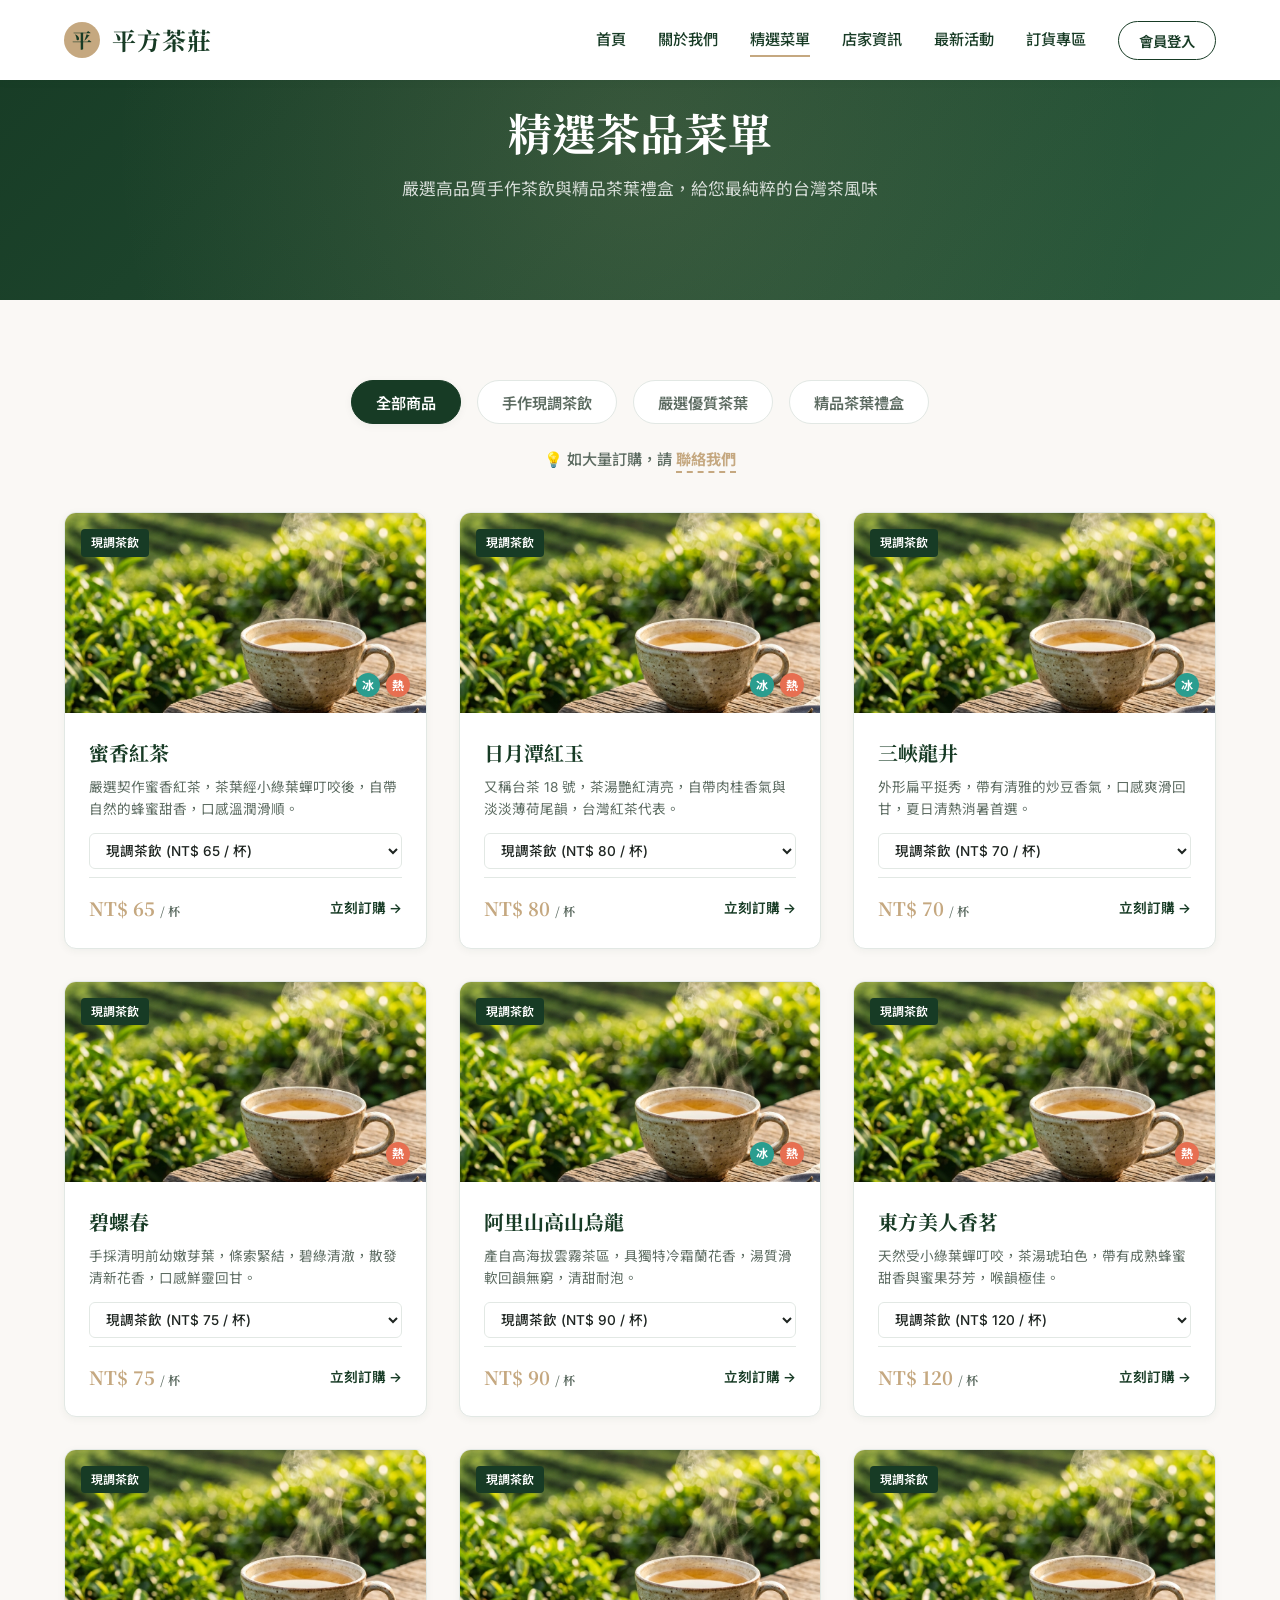
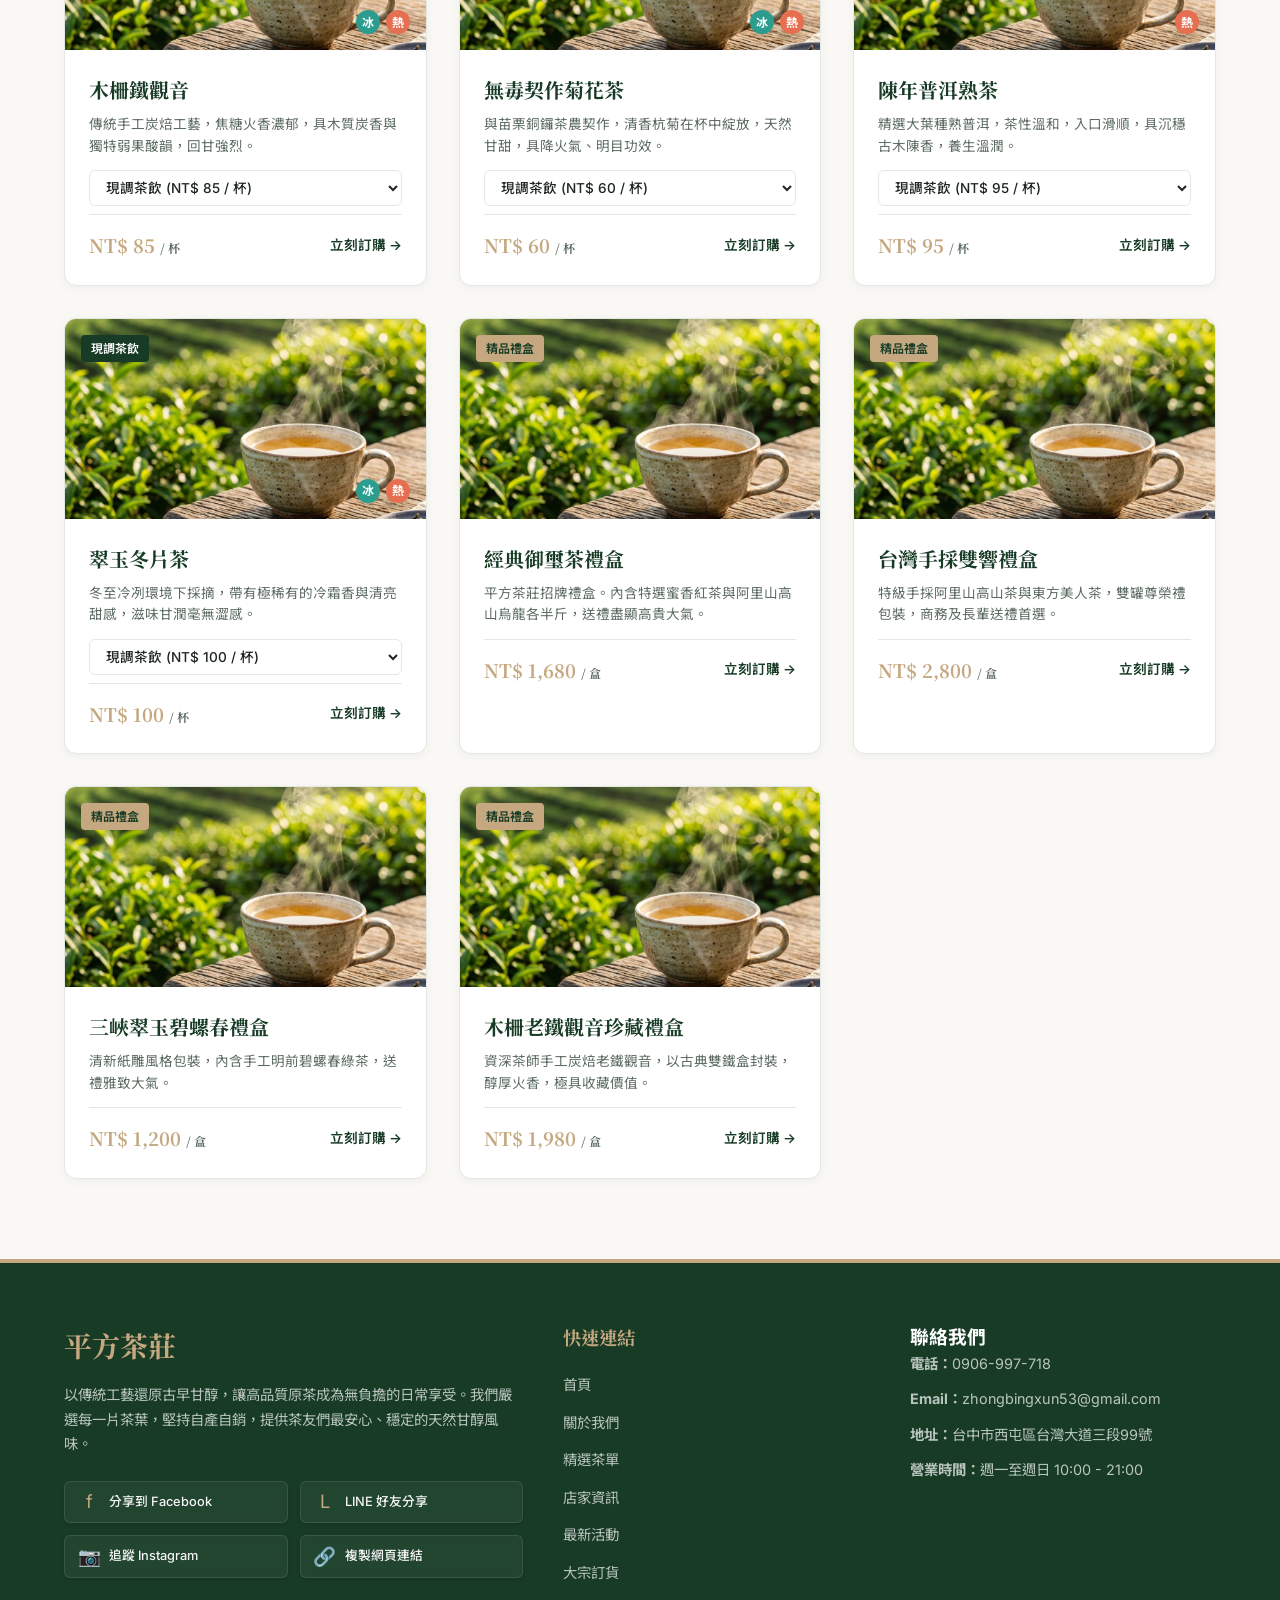
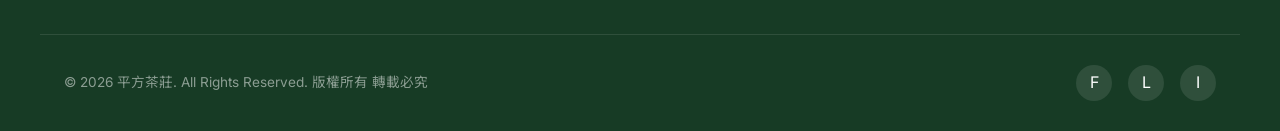
<file: menu.html>
<!DOCTYPE html>
<html lang="zh-TW">
<head>
  <meta charset="UTF-8">
  <meta name="viewport" content="width=device-width, initial-scale=1.0">
  <title>精選菜單 | 平方茶莊</title>
  <meta name="description" content="瀏覽平方茶莊自產自銷的頂級茶葉與現泡原茶，包含經典紅茶、綠茶、烏龍茶與特選冬片。">
  <link rel="stylesheet" href="css/style.css">
</head>
<body class="subpage">

  <!-- Page Loader Overlay -->
  <div class="loader-overlay" id="loaderOverlay">
    <div class="loader-content">
      <div class="loader-logo">平</div>
      <div class="loader-bar"></div>
    </div>
  </div>

  <!-- Navigation Header -->
  <header>
    <div class="container header-container">
      <a href="index.html" class="logo">
        <div class="logo-icon">平</div>
        <span class="logo-text">平方茶莊</span>
      </a>
      <nav>
        <ul class="nav-menu" id="navMenu">
          <li><a href="index.html" class="nav-link" id="linkHome">首頁</a></li>
          <li><a href="about.html" class="nav-link" id="linkAbout">關於我們</a></li>
          <li><a href="menu.html" class="nav-link" id="linkMenu">精選菜單</a></li>
          <li><a href="info.html" class="nav-link" id="linkInfo">店家資訊</a></li>
          <li><a href="events.html" class="nav-link" id="linkEvents">最新活動</a></li>
          <li><a href="order.html" class="nav-link" id="linkOrder">訂貨專區</a></li>
          <li><button class="login-btn" id="navLoginBtn">會員登入</button></li>
        </ul>
      </nav>
      <div class="menu-toggle" id="menuToggle" aria-label="Toggle navigation menu">
        <span></span>
        <span></span>
        <span></span>
      </div>
    </div>
  </header>

  <!-- Subpage Banner -->
  <section class="subpage-banner" id="menuBanner">
    <div>
      <h1 class="banner-title">精選茶品菜單</h1>
      <p class="banner-desc">嚴選高品質手作茶飲與精品茶葉禮盒，給您最純粹的台灣茶風味</p>
    </div>
  </section>

  <!-- Menu Section -->
  <section class="menu-section">
    <div class="container">
      
      <!-- Category Filtration Tabs -->
      <div class="menu-filter-bar" id="filterBar">
        <button class="filter-btn active" data-filter="all">全部商品</button>
        <button class="filter-btn" data-filter="tea-drink">手作現調茶飲</button>
        <button class="filter-btn" data-filter="tea-leaves">嚴選優質茶葉</button>
        <button class="filter-btn" data-filter="gift-box">精品茶葉禮盒</button>
      </div>

      <!-- Bulk Order Notice -->
      <div class="menu-bulk-notice">
        <span>💡 如大量訂購，請 <a href="info.html">聯絡我們</a></span>
      </div>
 
      <!-- Menu Grid -->
      <div class="menu-grid" id="menuGrid">
        <!-- 茶品 1：蜜香紅茶 -->
        <div class="menu-card" data-category="tea-drink tea-leaves" data-id="honey-black-drink" style="cursor: pointer;">
          <div class="menu-card-img-box">
            <span class="menu-tag" style="background-color: var(--primary-color); color: var(--text-light);">現調茶飲</span>
            <div class="menu-temp-badges">
              <span class="temp-badge cold" title="可冷飲">冰</span>
              <span class="temp-badge hot" title="可熱飲">熱</span>
            </div>
            <img src="images/menu-tea.png" alt="蜜香紅茶">
          </div>
          <div class="menu-card-content">
            <h3 class="menu-card-title">蜜香紅茶</h3>
            <p class="menu-card-desc">嚴選契作蜜香紅茶，茶葉經小綠葉蟬叮咬後，自帶自然的蜂蜜甜香，口感溫潤滑順。</p>
            <div class="menu-select-wrapper" style="margin-top: 14px; margin-bottom: 8px;">
              <select class="menu-product-select" style="width: 100%; padding: 8px 12px; border-radius: 6px; border: 1px solid var(--border-color); font-family: var(--font-sans); font-size: 0.85rem; color: var(--text-dark); background-color: var(--bg-card); cursor: pointer; outline: none; transition: border-color 0.3s; font-weight: 500;">
                <option value="honey-black-drink" data-type="tea-drink" data-price="NT$ 65" data-unit="杯" data-tag="現調茶飲" data-tag-bg="var(--primary-color)" data-tag-color="var(--text-light)">現調茶飲 (NT$ 65 / 杯)</option>
                <option value="honey-black-leaves" data-type="tea-leaves" data-price="NT$ 350" data-unit="包" data-tag="嚴選茶葉" data-tag-bg="var(--secondary-color)" data-tag-color="var(--primary-color)">嚴選茶葉 (NT$ 350 / 包)</option>
              </select>
            </div>
            <div class="menu-card-footer">
              <span class="menu-card-price">NT$ 65 <span style="font-size:0.75rem; color:var(--text-muted);">/ 杯</span></span>
              <a href="order.html" class="menu-order-now" style="font-size:0.85rem; color:var(--primary-color); font-weight:600; text-decoration: none;">立刻訂購 &rarr;</a>
            </div>
          </div>
        </div>

        <!-- 茶品 2：日月潭紅玉 -->
        <div class="menu-card" data-category="tea-drink tea-leaves" data-id="ruby-red-drink" style="cursor: pointer;">
          <div class="menu-card-img-box">
            <span class="menu-tag" style="background-color: var(--primary-color); color: var(--text-light);">現調茶飲</span>
            <div class="menu-temp-badges">
              <span class="temp-badge cold" title="可冷飲">冰</span>
              <span class="temp-badge hot" title="可熱飲">熱</span>
            </div>
            <img src="images/menu-tea.png" alt="日月潭紅玉">
          </div>
          <div class="menu-card-content">
            <h3 class="menu-card-title">日月潭紅玉</h3>
            <p class="menu-card-desc">又稱台茶 18 號，茶湯艷紅清亮，自帶肉桂香氣與淡淡薄荷尾韻，台灣紅茶代表。</p>
            <div class="menu-select-wrapper" style="margin-top: 14px; margin-bottom: 8px;">
              <select class="menu-product-select" style="width: 100%; padding: 8px 12px; border-radius: 6px; border: 1px solid var(--border-color); font-family: var(--font-sans); font-size: 0.85rem; color: var(--text-dark); background-color: var(--bg-card); cursor: pointer; outline: none; transition: border-color 0.3s; font-weight: 500;">
                <option value="ruby-red-drink" data-type="tea-drink" data-price="NT$ 80" data-unit="杯" data-tag="現調茶飲" data-tag-bg="var(--primary-color)" data-tag-color="var(--text-light)">現調茶飲 (NT$ 80 / 杯)</option>
                <option value="ruby-red-leaves" data-type="tea-leaves" data-price="NT$ 400" data-unit="包" data-tag="嚴選茶葉" data-tag-bg="var(--secondary-color)" data-tag-color="var(--primary-color)">嚴選茶葉 (NT$ 400 / 包)</option>
              </select>
            </div>
            <div class="menu-card-footer">
              <span class="menu-card-price">NT$ 80 <span style="font-size:0.75rem; color:var(--text-muted);">/ 杯</span></span>
              <a href="order.html" class="menu-order-now" style="font-size:0.85rem; color:var(--primary-color); font-weight:600; text-decoration: none;">立刻訂購 &rarr;</a>
            </div>
          </div>
        </div>

        <!-- 茶品 3：三峽龍井 -->
        <div class="menu-card" data-category="tea-drink tea-leaves" data-id="longjing-green-drink" style="cursor: pointer;">
          <div class="menu-card-img-box">
            <span class="menu-tag" style="background-color: var(--primary-color); color: var(--text-light);">現調茶飲</span>
            <div class="menu-temp-badges">
              <span class="temp-badge cold" title="可冷飲">冰</span>
            </div>
            <img src="images/menu-tea.png" alt="三峽龍井">
          </div>
          <div class="menu-card-content">
            <h3 class="menu-card-title">三峽龍井</h3>
            <p class="menu-card-desc">外形扁平挺秀，帶有清雅的炒豆香氣，口感爽滑回甘，夏日清熱消暑首選。</p>
            <div class="menu-select-wrapper" style="margin-top: 14px; margin-bottom: 8px;">
              <select class="menu-product-select" style="width: 100%; padding: 8px 12px; border-radius: 6px; border: 1px solid var(--border-color); font-family: var(--font-sans); font-size: 0.85rem; color: var(--text-dark); background-color: var(--bg-card); cursor: pointer; outline: none; transition: border-color 0.3s; font-weight: 500;">
                <option value="longjing-green-drink" data-type="tea-drink" data-price="NT$ 70" data-unit="杯" data-tag="現調茶飲" data-tag-bg="var(--primary-color)" data-tag-color="var(--text-light)">現調茶飲 (NT$ 70 / 杯)</option>
                <option value="longjing-green-leaves" data-type="tea-leaves" data-price="NT$ 300" data-unit="包" data-tag="嚴選茶葉" data-tag-bg="var(--secondary-color)" data-tag-color="var(--primary-color)">嚴選茶葉 (NT$ 300 / 包)</option>
              </select>
            </div>
            <div class="menu-card-footer">
              <span class="menu-card-price">NT$ 70 <span style="font-size:0.75rem; color:var(--text-muted);">/ 杯</span></span>
              <a href="order.html" class="menu-order-now" style="font-size:0.85rem; color:var(--primary-color); font-weight:600; text-decoration: none;">立刻訂購 &rarr;</a>
            </div>
          </div>
        </div>

        <!-- 茶品 4：碧螺春 -->
        <div class="menu-card" data-category="tea-drink tea-leaves" data-id="biluochun-green-drink" style="cursor: pointer;">
          <div class="menu-card-img-box">
            <span class="menu-tag" style="background-color: var(--primary-color); color: var(--text-light);">現調茶飲</span>
            <div class="menu-temp-badges">
              <span class="temp-badge hot" title="可熱飲">熱</span>
            </div>
            <img src="images/menu-tea.png" alt="碧螺春">
          </div>
          <div class="menu-card-content">
            <h3 class="menu-card-title">碧螺春</h3>
            <p class="menu-card-desc">手採清明前幼嫩芽葉，條索緊結，碧綠清澈，散發清新花香，口感鮮靈回甘。</p>
            <div class="menu-select-wrapper" style="margin-top: 14px; margin-bottom: 8px;">
              <select class="menu-product-select" style="width: 100%; padding: 8px 12px; border-radius: 6px; border: 1px solid var(--border-color); font-family: var(--font-sans); font-size: 0.85rem; color: var(--text-dark); background-color: var(--bg-card); cursor: pointer; outline: none; transition: border-color 0.3s; font-weight: 500;">
                <option value="biluochun-green-drink" data-type="tea-drink" data-price="NT$ 75" data-unit="杯" data-tag="現調茶飲" data-tag-bg="var(--primary-color)" data-tag-color="var(--text-light)">現調茶飲 (NT$ 75 / 杯)</option>
                <option value="biluochun-green-leaves" data-type="tea-leaves" data-price="NT$ 320" data-unit="包" data-tag="嚴選茶葉" data-tag-bg="var(--secondary-color)" data-tag-color="var(--primary-color)">嚴選茶葉 (NT$ 320 / 包)</option>
              </select>
            </div>
            <div class="menu-card-footer">
              <span class="menu-card-price">NT$ 75 <span style="font-size:0.75rem; color:var(--text-muted);">/ 杯</span></span>
              <a href="order.html" class="menu-order-now" style="font-size:0.85rem; color:var(--primary-color); font-weight:600; text-decoration: none;">立刻訂購 &rarr;</a>
            </div>
          </div>
        </div>

        <!-- 茶品 5：阿里山高山烏龍 -->
        <div class="menu-card" data-category="tea-drink tea-leaves" data-id="highmountain-oolong-drink" style="cursor: pointer;">
          <div class="menu-card-img-box">
            <span class="menu-tag" style="background-color: var(--primary-color); color: var(--text-light);">現調茶飲</span>
            <div class="menu-temp-badges">
              <span class="temp-badge cold" title="可冷飲">冰</span>
              <span class="temp-badge hot" title="可熱飲">熱</span>
            </div>
            <img src="images/menu-tea.png" alt="阿里山高山烏龍">
          </div>
          <div class="menu-card-content">
            <h3 class="menu-card-title">阿里山高山烏龍</h3>
            <p class="menu-card-desc">產自高海拔雲霧茶區，具獨特冷霜蘭花香，湯質滑軟回韻無窮，清甜耐泡。</p>
            <div class="menu-select-wrapper" style="margin-top: 14px; margin-bottom: 8px;">
              <select class="menu-product-select" style="width: 100%; padding: 8px 12px; border-radius: 6px; border: 1px solid var(--border-color); font-family: var(--font-sans); font-size: 0.85rem; color: var(--text-dark); background-color: var(--bg-card); cursor: pointer; outline: none; transition: border-color 0.3s; font-weight: 500;">
                <option value="highmountain-oolong-drink" data-type="tea-drink" data-price="NT$ 90" data-unit="杯" data-tag="現調茶飲" data-tag-bg="var(--primary-color)" data-tag-color="var(--text-light)">現調茶飲 (NT$ 90 / 杯)</option>
                <option value="highmountain-oolong-leaves" data-type="tea-leaves" data-price="NT$ 500" data-unit="包" data-tag="嚴選茶葉" data-tag-bg="var(--secondary-color)" data-tag-color="var(--primary-color)">嚴選茶葉 (NT$ 500 / 包)</option>
              </select>
            </div>
            <div class="menu-card-footer">
              <span class="menu-card-price">NT$ 90 <span style="font-size:0.75rem; color:var(--text-muted);">/ 杯</span></span>
              <a href="order.html" class="menu-order-now" style="font-size:0.85rem; color:var(--primary-color); font-weight:600; text-decoration: none;">立刻訂購 &rarr;</a>
            </div>
          </div>
        </div>

        <!-- 茶品 6：東方美人香茗 -->
        <div class="menu-card" data-category="tea-drink tea-leaves" data-id="beauty-oolong-drink" style="cursor: pointer;">
          <div class="menu-card-img-box">
            <span class="menu-tag" style="background-color: var(--primary-color); color: var(--text-light);">現調茶飲</span>
            <div class="menu-temp-badges">
              <span class="temp-badge hot" title="可熱飲">熱</span>
            </div>
            <img src="images/menu-tea.png" alt="東方美人香茗">
          </div>
          <div class="menu-card-content">
            <h3 class="menu-card-title">東方美人香茗</h3>
            <p class="menu-card-desc">天然受小綠葉蟬叮咬，茶湯琥珀色，帶有成熟蜂蜜甜香與蜜果芬芳，喉韻極佳。</p>
            <div class="menu-select-wrapper" style="margin-top: 14px; margin-bottom: 8px;">
              <select class="menu-product-select" style="width: 100%; padding: 8px 12px; border-radius: 6px; border: 1px solid var(--border-color); font-family: var(--font-sans); font-size: 0.85rem; color: var(--text-dark); background-color: var(--bg-card); cursor: pointer; outline: none; transition: border-color 0.3s; font-weight: 500;">
                <option value="beauty-oolong-drink" data-type="tea-drink" data-price="NT$ 120" data-unit="杯" data-tag="現調茶飲" data-tag-bg="var(--primary-color)" data-tag-color="var(--text-light)">現調茶飲 (NT$ 120 / 杯)</option>
                <option value="beauty-oolong-leaves" data-type="tea-leaves" data-price="NT$ 600" data-unit="包" data-tag="嚴選茶葉" data-tag-bg="var(--secondary-color)" data-tag-color="var(--primary-color)">嚴選茶葉 (NT$ 600 / 包)</option>
              </select>
            </div>
            <div class="menu-card-footer">
              <span class="menu-card-price">NT$ 120 <span style="font-size:0.75rem; color:var(--text-muted);">/ 杯</span></span>
              <a href="order.html" class="menu-order-now" style="font-size:0.85rem; color:var(--primary-color); font-weight:600; text-decoration: none;">立刻訂購 &rarr;</a>
            </div>
          </div>
        </div>

        <!-- 茶品 7：木柵鐵觀音 -->
        <div class="menu-card" data-category="tea-drink tea-leaves" data-id="tieguanyin-oolong-drink" style="cursor: pointer;">
          <div class="menu-card-img-box">
            <span class="menu-tag" style="background-color: var(--primary-color); color: var(--text-light);">現調茶飲</span>
            <div class="menu-temp-badges">
              <span class="temp-badge cold" title="可冷飲">冰</span>
              <span class="temp-badge hot" title="可熱飲">熱</span>
            </div>
            <img src="images/menu-tea.png" alt="木柵鐵觀音">
          </div>
          <div class="menu-card-content">
            <h3 class="menu-card-title">木柵鐵觀音</h3>
            <p class="menu-card-desc">傳統手工炭焙工藝，焦糖火香濃郁，具木質炭香與獨特弱果酸韻，回甘強烈。</p>
            <div class="menu-select-wrapper" style="margin-top: 14px; margin-bottom: 8px;">
              <select class="menu-product-select" style="width: 100%; padding: 8px 12px; border-radius: 6px; border: 1px solid var(--border-color); font-family: var(--font-sans); font-size: 0.85rem; color: var(--text-dark); background-color: var(--bg-card); cursor: pointer; outline: none; transition: border-color 0.3s; font-weight: 500;">
                <option value="tieguanyin-oolong-drink" data-type="tea-drink" data-price="NT$ 85" data-unit="杯" data-tag="現調茶飲" data-tag-bg="var(--primary-color)" data-tag-color="var(--text-light)">現調茶飲 (NT$ 85 / 杯)</option>
                <option value="tieguanyin-oolong-leaves" data-type="tea-leaves" data-price="NT$ 450" data-unit="包" data-tag="嚴選茶葉" data-tag-bg="var(--secondary-color)" data-tag-color="var(--primary-color)">嚴選茶葉 (NT$ 450 / 包)</option>
              </select>
            </div>
            <div class="menu-card-footer">
              <span class="menu-card-price">NT$ 85 <span style="font-size:0.75rem; color:var(--text-muted);">/ 杯</span></span>
              <a href="order.html" class="menu-order-now" style="font-size:0.85rem; color:var(--primary-color); font-weight:600; text-decoration: none;">立刻訂購 &rarr;</a>
            </div>
          </div>
        </div>

        <!-- 茶品 8：無毒契作菊花茶 -->
        <div class="menu-card" data-category="tea-drink tea-leaves" data-id="chrysanthemum-drink" style="cursor: pointer;">
          <div class="menu-card-img-box">
            <span class="menu-tag" style="background-color: var(--primary-color); color: var(--text-light);">現調茶飲</span>
            <div class="menu-temp-badges">
              <span class="temp-badge cold" title="可冷飲">冰</span>
              <span class="temp-badge hot" title="可熱飲">熱</span>
            </div>
            <img src="images/menu-tea.png" alt="無毒契作菊花茶">
          </div>
          <div class="menu-card-content">
            <h3 class="menu-card-title">無毒契作菊花茶</h3>
            <p class="menu-card-desc">與苗栗銅鑼茶農契作，清香杭菊在杯中綻放，天然甘甜，具降火氣、明目功效。</p>
            <div class="menu-select-wrapper" style="margin-top: 14px; margin-bottom: 8px;">
              <select class="menu-product-select" style="width: 100%; padding: 8px 12px; border-radius: 6px; border: 1px solid var(--border-color); font-family: var(--font-sans); font-size: 0.85rem; color: var(--text-dark); background-color: var(--bg-card); cursor: pointer; outline: none; transition: border-color 0.3s; font-weight: 500;">
                <option value="chrysanthemum-drink" data-type="tea-drink" data-price="NT$ 60" data-unit="杯" data-tag="現調茶飲" data-tag-bg="var(--primary-color)" data-tag-color="var(--text-light)">現調茶飲 (NT$ 60 / 杯)</option>
                <option value="chrysanthemum-leaves" data-type="tea-leaves" data-price="NT$ 280" data-unit="包" data-tag="嚴選茶葉" data-tag-bg="var(--secondary-color)" data-tag-color="var(--primary-color)">嚴選茶葉 (NT$ 280 / 包)</option>
              </select>
            </div>
            <div class="menu-card-footer">
              <span class="menu-card-price">NT$ 60 <span style="font-size:0.75rem; color:var(--text-muted);">/ 杯</span></span>
              <a href="order.html" class="menu-order-now" style="font-size:0.85rem; color:var(--primary-color); font-weight:600; text-decoration: none;">立刻訂購 &rarr;</a>
            </div>
          </div>
        </div>

        <!-- 茶品 9：陳年普洱熟茶 -->
        <div class="menu-card" data-category="tea-drink tea-leaves" data-id="puer-drink" style="cursor: pointer;">
          <div class="menu-card-img-box">
            <span class="menu-tag" style="background-color: var(--primary-color); color: var(--text-light);">現調茶飲</span>
            <div class="menu-temp-badges">
              <span class="temp-badge hot" title="可熱飲">熱</span>
            </div>
            <img src="images/menu-tea.png" alt="陳年普洱熟茶">
          </div>
          <div class="menu-card-content">
            <h3 class="menu-card-title">陳年普洱熟茶</h3>
            <p class="menu-card-desc">精選大葉種熟普洱，茶性溫和，入口滑順，具沉穩古木陳香，養生溫潤。</p>
            <div class="menu-select-wrapper" style="margin-top: 14px; margin-bottom: 8px;">
              <select class="menu-product-select" style="width: 100%; padding: 8px 12px; border-radius: 6px; border: 1px solid var(--border-color); font-family: var(--font-sans); font-size: 0.85rem; color: var(--text-dark); background-color: var(--bg-card); cursor: pointer; outline: none; transition: border-color 0.3s; font-weight: 500;">
                <option value="puer-drink" data-type="tea-drink" data-price="NT$ 95" data-unit="杯" data-tag="現調茶飲" data-tag-bg="var(--primary-color)" data-tag-color="var(--text-light)">現調茶飲 (NT$ 95 / 杯)</option>
                <option value="puer-leaves" data-type="tea-leaves" data-price="NT$ 550" data-unit="包" data-tag="嚴選茶葉" data-tag-bg="var(--secondary-color)" data-tag-color="var(--primary-color)">嚴選茶葉 (NT$ 550 / 包)</option>
              </select>
            </div>
            <div class="menu-card-footer">
              <span class="menu-card-price">NT$ 95 <span style="font-size:0.75rem; color:var(--text-muted);">/ 杯</span></span>
              <a href="order.html" class="menu-order-now" style="font-size:0.85rem; color:var(--primary-color); font-weight:600; text-decoration: none;">立刻訂購 &rarr;</a>
            </div>
          </div>
        </div>

        <!-- 茶品 10：翠玉冬片茶 -->
        <div class="menu-card" data-category="tea-drink tea-leaves" data-id="dongpian-drink" style="cursor: pointer;">
          <div class="menu-card-img-box">
            <span class="menu-tag" style="background-color: var(--primary-color); color: var(--text-light);">現調茶飲</span>
            <div class="menu-temp-badges">
              <span class="temp-badge cold" title="可冷飲">冰</span>
              <span class="temp-badge hot" title="可熱飲">熱</span>
            </div>
            <img src="images/menu-tea.png" alt="翠玉冬片茶">
          </div>
          <div class="menu-card-content">
            <h3 class="menu-card-title">翠玉冬片茶</h3>
            <p class="menu-card-desc">冬至冷冽環境下採摘，帶有極稀有的冷霜香與清亮甜感，滋味甘潤毫無澀感。</p>
            <div class="menu-select-wrapper" style="margin-top: 14px; margin-bottom: 8px;">
              <select class="menu-product-select" style="width: 100%; padding: 8px 12px; border-radius: 6px; border: 1px solid var(--border-color); font-family: var(--font-sans); font-size: 0.85rem; color: var(--text-dark); background-color: var(--bg-card); cursor: pointer; outline: none; transition: border-color 0.3s; font-weight: 500;">
                <option value="dongpian-drink" data-type="tea-drink" data-price="NT$ 100" data-unit="杯" data-tag="現調茶飲" data-tag-bg="var(--primary-color)" data-tag-color="var(--text-light)">現調茶飲 (NT$ 100 / 杯)</option>
                <option value="dongpian-leaves" data-type="tea-leaves" data-price="NT$ 480" data-unit="包" data-tag="嚴選茶葉" data-tag-bg="var(--secondary-color)" data-tag-color="var(--primary-color)">嚴選茶葉 (NT$ 480 / 包)</option>
              </select>
            </div>
            <div class="menu-card-footer">
              <span class="menu-card-price">NT$ 100 <span style="font-size:0.75rem; color:var(--text-muted);">/ 杯</span></span>
              <a href="order.html" class="menu-order-now" style="font-size:0.85rem; color:var(--primary-color); font-weight:600; text-decoration: none;">立刻訂購 &rarr;</a>
            </div>
          </div>
        </div>

        <!-- 禮盒 1 -->
        <div class="menu-card" data-category="gift-box" data-id="gift-royal" style="cursor: pointer;">
          <div class="menu-card-img-box">
            <span class="menu-tag" style="background-color: var(--secondary-color); color: var(--primary-color);">精品禮盒</span>
            <img src="images/menu-tea.png" alt="經典御璽茶禮盒">
          </div>
          <div class="menu-card-content">
            <h3 class="menu-card-title">經典御璽茶禮盒</h3>
            <p class="menu-card-desc">平方茶莊招牌禮盒。內含特選蜜香紅茶與阿里山高山烏龍各半斤，送禮盡顯高貴大氣。</p>
            <div class="menu-card-footer">
              <span class="menu-card-price">NT$ 1,680 <span style="font-size:0.75rem; color:var(--text-muted);">/ 盒</span></span>
              <a href="order.html" class="menu-order-now" style="font-size:0.85rem; color:var(--primary-color); font-weight:600; text-decoration: none;">立刻訂購 &rarr;</a>
            </div>
          </div>
        </div>

        <!-- 禮盒 2 -->
        <div class="menu-card" data-category="gift-box" data-id="gift-premium-highland" style="cursor: pointer;">
          <div class="menu-card-img-box">
            <span class="menu-tag" style="background-color: var(--secondary-color); color: var(--primary-color);">精品禮盒</span>
            <img src="images/menu-tea.png" alt="台灣手採雙響禮盒">
          </div>
          <div class="menu-card-content">
            <h3 class="menu-card-title">台灣手採雙響禮盒</h3>
            <p class="menu-card-desc">特級手採阿里山高山茶與東方美人茶，雙罐尊榮禮包裝，商務及長輩送禮首選。</p>
            <div class="menu-card-footer">
              <span class="menu-card-price">NT$ 2,800 <span style="font-size:0.75rem; color:var(--text-muted);">/ 盒</span></span>
              <a href="order.html" class="menu-order-now" style="font-size:0.85rem; color:var(--primary-color); font-weight:600; text-decoration: none;">立刻訂購 &rarr;</a>
            </div>
          </div>
        </div>

        <!-- 禮盒 3 -->
        <div class="menu-card" data-category="gift-box" data-id="gift-biluochun" style="cursor: pointer;">
          <div class="menu-card-img-box">
            <span class="menu-tag" style="background-color: var(--secondary-color); color: var(--primary-color);">精品禮盒</span>
            <img src="images/menu-tea.png" alt="三峽翠玉碧螺春禮盒">
          </div>
          <div class="menu-card-content">
            <h3 class="menu-card-title">三峽翠玉碧螺春禮盒</h3>
            <p class="menu-card-desc">清新紙雕風格包裝，內含手工明前碧螺春綠茶，送禮雅致大氣。</p>
            <div class="menu-card-footer">
              <span class="menu-card-price">NT$ 1,200 <span style="font-size:0.75rem; color:var(--text-muted);">/ 盒</span></span>
              <a href="order.html" class="menu-order-now" style="font-size:0.85rem; color:var(--primary-color); font-weight:600; text-decoration: none;">立刻訂購 &rarr;</a>
            </div>
          </div>
        </div>

        <!-- 禮盒 4 -->
        <div class="menu-card" data-category="gift-box" data-id="gift-tieguanyin" style="cursor: pointer;">
          <div class="menu-card-img-box">
            <span class="menu-tag" style="background-color: var(--secondary-color); color: var(--primary-color);">精品禮盒</span>
            <img src="images/menu-tea.png" alt="木柵老鐵觀音珍藏禮盒">
          </div>
          <div class="menu-card-content">
            <h3 class="menu-card-title">木柵老鐵觀音珍藏禮盒</h3>
            <p class="menu-card-desc">資深茶師手工炭焙老鐵觀音，以古典雙鐵盒封裝，醇厚火香，極具收藏價值。</p>
            <div class="menu-card-footer">
              <span class="menu-card-price">NT$ 1,980 <span style="font-size:0.75rem; color:var(--text-muted);">/ 盒</span></span>
              <a href="order.html" class="menu-order-now" style="font-size:0.85rem; color:var(--primary-color); font-weight:600; text-decoration: none;">立刻訂購 &rarr;</a>
            </div>
          </div>
        </div>
      </div>
    </div>
  </section>

  <!-- Tea Detail Modal Overlay -->
  <div class="modal-overlay" id="teaDetailModal">
    <div class="modal-box tea-detail-box">
      <button class="modal-close" id="teaDetailClose" aria-label="Close details">✕</button>
      <div class="tea-detail-grid">
        <div class="tea-detail-img-container">
          <img id="teaDetailImg" src="images/menu-tea.png" alt="茶品詳情圖片">
        </div>
        <div class="tea-detail-content-wrapper">
          <div class="tea-detail-header">
            <span class="tea-detail-tag" id="teaDetailTag">現調茶飲</span>
            <h2 class="tea-detail-title" id="teaDetailTitle">茶品名稱</h2>
            <div class="tea-detail-price" id="teaDetailPrice">NT$ 0 / 單位</div>
          </div>
          <div class="tea-detail-divider"></div>
          <p class="tea-detail-desc" id="teaDetailDesc">詳細茶品描述載入中...</p>
          <div class="tea-detail-info-block">
            <div class="tea-detail-info-item">
              <span class="info-label">📍 產地來源：</span>
              <span class="info-value" id="teaDetailOrigin">台灣在地茶園</span>
            </div>
            <div class="tea-detail-info-item">
              <span class="info-label">🍃 風味特色：</span>
              <span class="info-value" id="teaDetailFlavor">自然香氣</span>
            </div>
            <div class="tea-detail-info-item">
              <span class="info-label">🍵 沖泡建議：</span>
              <span class="info-value" id="teaDetailBrewing">手作沖泡</span>
            </div>
          </div>
          <div class="tea-detail-actions">
            <a href="order.html" class="btn btn-primary tea-detail-order-btn">立即訂購 &rarr;</a>
          </div>
        </div>
      </div>
    </div>
  </div>

  <!-- Member Login Modal -->
  <div class="modal-overlay" id="loginModal">
    <div class="modal-box">
      <button class="modal-close" aria-label="Close modal">✕</button>
      <h2 class="modal-title">會員登入</h2>
      <p class="modal-subtitle">歡迎登入平方茶莊，開啟您的純粹品茗生活</p>
      
      <form id="loginForm">
        <div class="form-group">
          <label for="loginEmail">電子信箱 Email</label>
          <input type="email" id="loginEmail" class="form-control" placeholder="example@gmail.com" required>
        </div>
        <div class="form-group">
          <label for="loginPassword">密碼 Password</label>
          <input type="password" id="loginPassword" class="form-control" placeholder="請輸入密碼" required>
        </div>
        <div class="form-group" style="flex-direction: row; justify-content: space-between; align-items: center; margin-top: -8px; margin-bottom: 24px;">
          <label style="display: flex; align-items: center; gap: 6px; font-weight: normal; font-size: 0.8rem; cursor: pointer;">
            <input type="checkbox" style="accent-color: var(--primary-color);"> 記住我
          </label>
          <a href="#" style="font-size: 0.8rem; color: var(--secondary-color); font-weight: 500;">忘記密碼？</a>
        </div>
        <button type="submit" class="btn btn-primary form-submit-btn">立即登入</button>
      </form>
      
      <p style="text-align: center; margin-top: 24px; font-size: 0.85rem; color: var(--text-muted);">
        還不是會員？<a href="#" style="color: var(--primary-color); font-weight: 600;">點此免費註冊</a>
      </p>
    </div>
  </div>

  <!-- Footer -->
  <footer>
    <div class="container footer-grid">
      <div class="footer-brand">
        <h2>平方茶莊</h2>
        <p>以傳統工藝還原古早甘醇，讓高品質原茶成為無負擔的日常享受。我們嚴選每一片茶葉，堅持自產自銷，提供茶友們最安心、穩定的天然甘醇風味。</p>
        <div class="footer-share-grid">
          <div class="footer-share-card fb" id="shareFb">
            <span class="footer-share-icon">f</span>
            <span class="footer-share-title">分享到 Facebook</span>
          </div>
          <div class="footer-share-card line" id="shareLine">
            <span class="footer-share-icon">L</span>
            <span class="footer-share-title">LINE 好友分享</span>
          </div>
          <div class="footer-share-card ig" id="shareIg">
            <span class="footer-share-icon">📷</span>
            <span class="footer-share-title">追蹤 Instagram</span>
          </div>
          <div class="footer-share-card copylink" id="shareCopy">
            <span class="footer-share-icon">🔗</span>
            <span class="footer-share-title">複製網頁連結</span>
          </div>
        </div>
      </div>
      <div class="footer-links">
        <h3>快速連結</h3>
        <ul>
          <li><a href="index.html">首頁</a></li>
          <li><a href="about.html">關於我們</a></li>
          <li><a href="menu.html">精選茶單</a></li>
          <li><a href="info.html">店家資訊</a></li>
          <li><a href="events.html">最新活動</a></li>
          <li><a href="order.html">大宗訂貨</a></li>
        </ul>
      </div>
      <div class="footer-contact">
        <h3>聯絡我們</h3>
        <p><strong>電話：</strong>0906-997-718</p>
        <p><strong>Email：</strong>zhongbingxun53@gmail.com</p>
        <p><strong>地址：</strong>台中市西屯區台灣大道三段99號</p>
        <p><strong>營業時間：</strong>週一至週日 10:00 - 21:00</p>
      </div>
    </div>
    
    <div class="container footer-bottom">
      <p>&copy; 2026 平方茶莊. All Rights Reserved. 版權所有 轉載必究</p>
      <div class="footer-socials">
        <a href="#" class="footer-social-icon" aria-label="Facebook">F</a>
        <a href="#" class="footer-social-icon" aria-label="Line">L</a>
        <a href="#" class="footer-social-icon" aria-label="Instagram">I</a>
      </div>
    </div>
  </footer>

  <script src="js/main.js"></script>
</body>
</html>
</file>
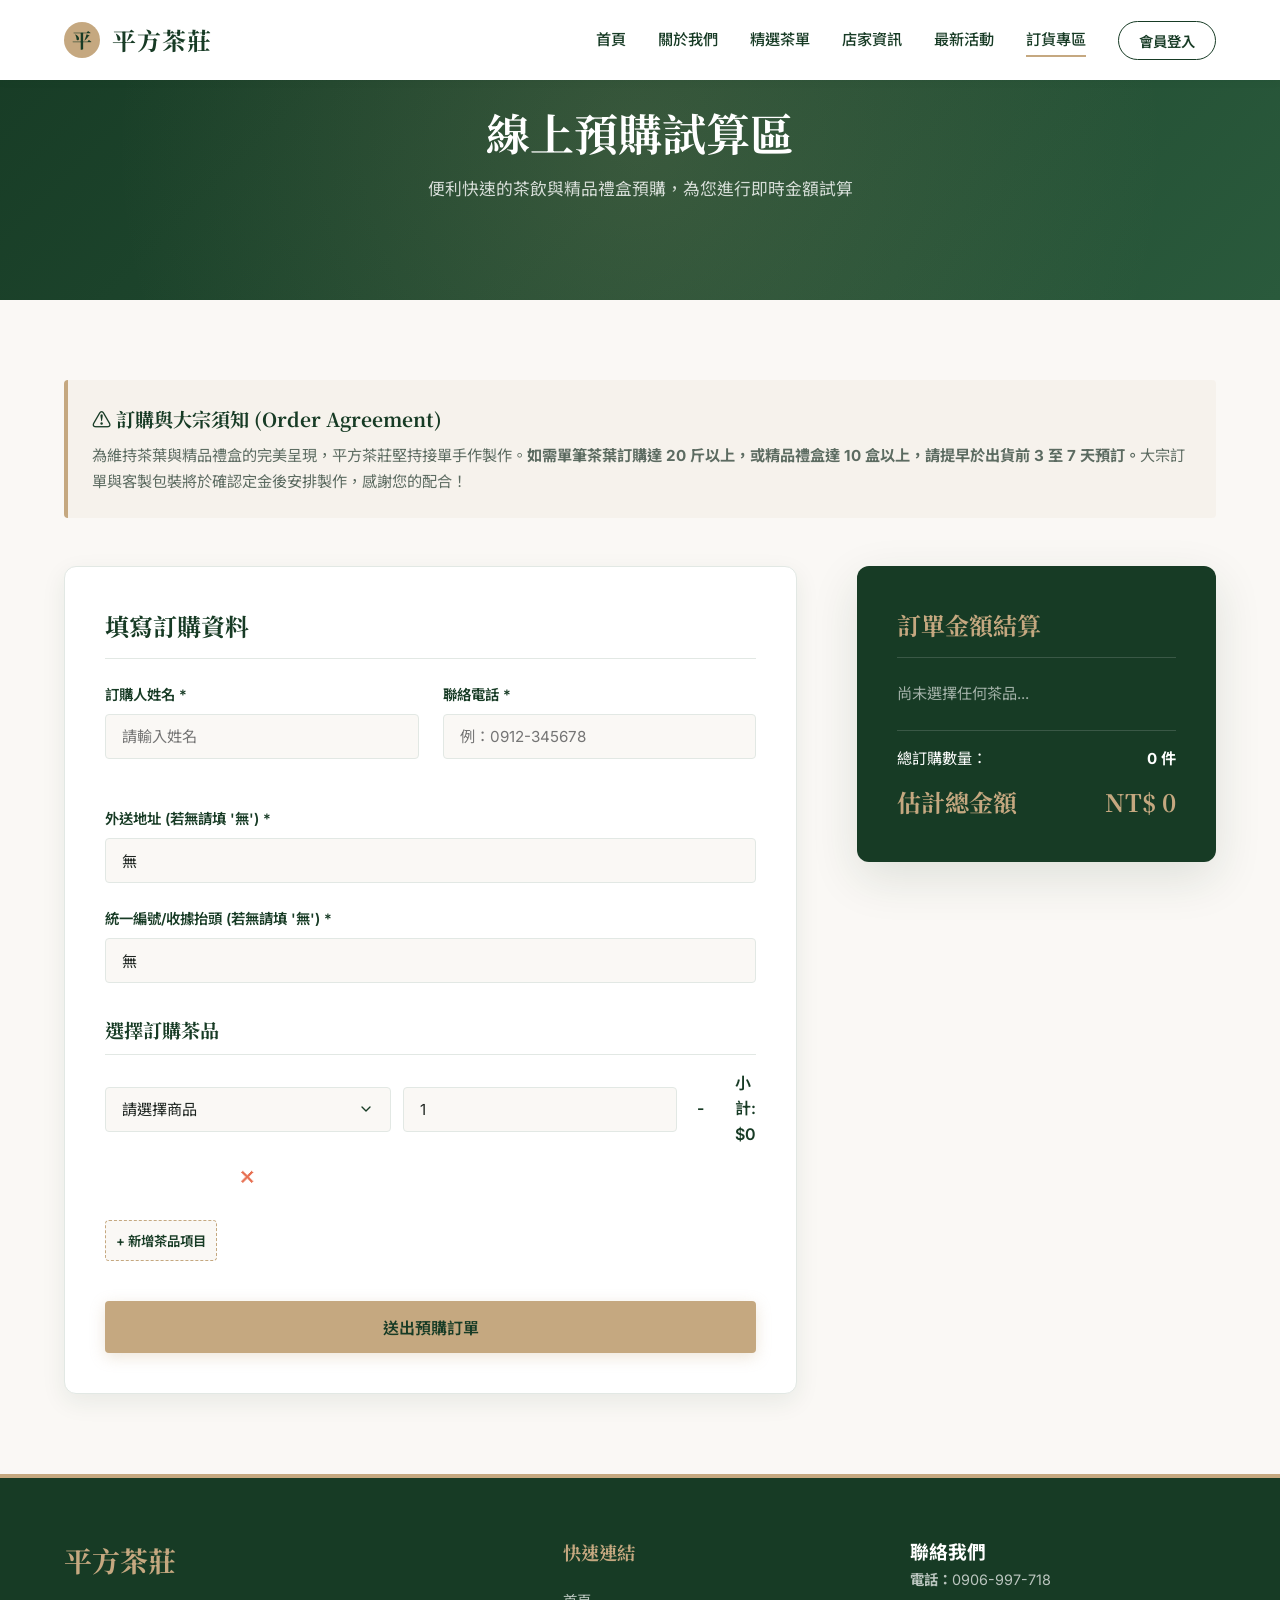
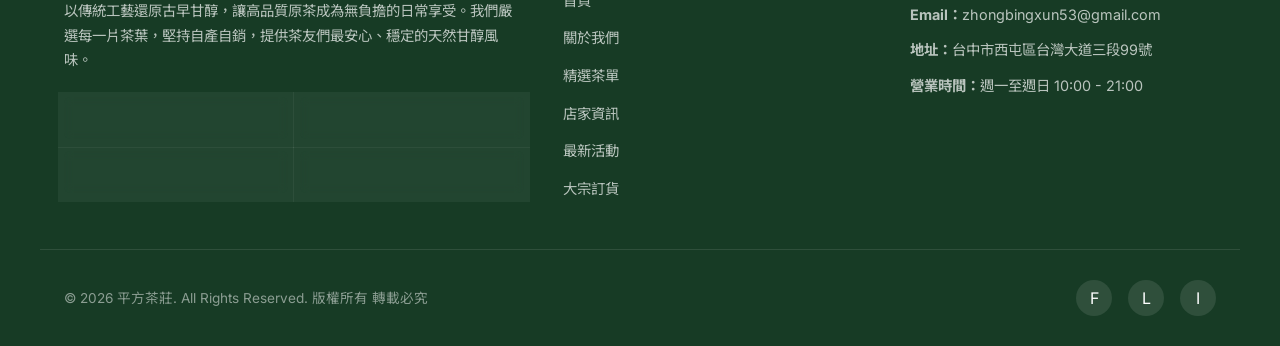
<file: order.html>
<!DOCTYPE html>
<html lang="zh-TW">
<head>
  <meta charset="UTF-8">
  <meta name="viewport" content="width=device-width, initial-scale=1.0">
  <title>訂貨專區 | 平方茶莊</title>
  <meta name="description" content="平方茶莊大宗散茶與精品茶葉線上預購系統，提供詳細採購指南與即時價格加總計算。">
  <link rel="stylesheet" href="css/style.css">
</head>
<body class="subpage">

  <!-- Page Loader Overlay -->
  <div class="loader-overlay" id="loaderOverlay">
    <div class="loader-content">
      <div class="loader-logo">平</div>
      <div class="loader-bar"></div>
    </div>
  </div>

  <!-- Navigation Header -->
  <header>
    <div class="container header-container">
      <a href="index.html" class="logo">
        <div class="logo-icon">平</div>
        <span class="logo-text">平方茶莊</span>
      </a>
      <nav>
        <ul class="nav-menu" id="navMenu">
          <li><a href="index.html" class="nav-link" id="linkHome">首頁</a></li>
          <li><a href="about.html" class="nav-link" id="linkAbout">關於我們</a></li>
          <li><a href="menu.html" class="nav-link" id="linkMenu">精選茶單</a></li>
          <li><a href="info.html" class="nav-link" id="linkInfo">店家資訊</a></li>
          <li><a href="events.html" class="nav-link" id="linkEvents">最新活動</a></li>
          <li><a href="order.html" class="nav-link" id="linkOrder">訂貨專區</a></li>
          <li><button class="login-btn" id="navLoginBtn">會員登入</button></li>
        </ul>
      </nav>
      <div class="menu-toggle" id="menuToggle" aria-label="Toggle navigation menu">
        <span></span>
        <span></span>
        <span></span>
      </div>
    </div>
  </header>

  <!-- Subpage Banner -->
  <section class="subpage-banner" id="orderBanner">
    <div>
      <h1 class="banner-title">線上預購試算區</h1>
      <p class="banner-desc">便利快速的茶飲與精品禮盒預購，為您進行即時金額試算</p>
    </div>
  </section>
 
  <!-- Ordering Form & Calculation -->
  <section class="order-section">
    <div class="container">
      
      <!-- Instructions Box -->
      <div class="order-rules-box">
        <div class="order-rules-title">⚠️ 訂購與大宗須知 (Order Agreement)</div>
        <p class="order-rules-desc">
          為維持茶葉與精品禮盒的完美呈現，平方茶莊堅持接單手作製作。<strong>如需單筆茶葉訂購達 20 斤以上，或精品禮盒達 10 盒以上，請提早於出貨前 3 至 7 天預訂。</strong>大宗訂單與客製包裝將於確認定金後安排製作，感謝您的配合！
        </p>
      </div>

      <!-- Main Layout Grid -->
      <div class="order-main-grid">
        
        <!-- Left: Form -->
        <div class="order-form-card">
          <h2 class="order-form-title">填寫訂購資料</h2>
          <form id="orderForm">
            
            <div class="form-group-row">
              <div class="form-group">
                <label for="buyerName">訂購人姓名 *</label>
                <input type="text" id="buyerName" class="form-control" placeholder="請輸入姓名" required>
              </div>
              <div class="form-group">
                <label for="buyerPhone">聯絡電話 *</label>
                <input type="tel" id="buyerPhone" class="form-control" placeholder="例：0912-345678" required>
              </div>
            </div>
            
            <div class="form-group">
              <label for="buyerAddress">外送地址 (若無請填 '無') *</label>
              <input type="text" id="buyerAddress" class="form-control" value="無" placeholder="若需宅配外送請填寫地址，否則填無" required>
            </div>
            
            <div class="form-group">
              <label for="buyerTaxId">統一編號/收據抬頭 (若無請填 '無') *</label>
              <input type="text" id="buyerTaxId" class="form-control" value="無" placeholder="若需統編收據請填寫，否則填無" required>
            </div>
            
            <h3 style="font-family:var(--font-serif); font-size:1.2rem; color:var(--primary-color); margin: 32px 0 16px; border-bottom:1px solid var(--border-color); padding-bottom:8px;">
              選擇訂購茶品
            </h3>
            
            <!-- Dynamic Items Container -->
            <div class="dynamic-items-container" id="orderItemsContainer">
              <!-- JS will insert rows here -->
            </div>
            
            <button type="button" class="btn-add-item" id="btnAddItem">+ 新增茶品項目</button>
            
            <button type="submit" class="btn btn-primary form-submit-btn" style="margin-top:16px;">送出預購訂單</button>
            
          </form>
        </div>
        
        <!-- Right: Summary Card -->
        <div class="order-summary-card">
          <h2 class="summary-title">訂單金額結算</h2>
          
          <ul class="summary-list" id="summaryList">
            <li class="summary-item" style="color:rgba(255,255,255,0.6);">
              尚未選擇任何茶品...
            </li>
          </ul>
          
          <div class="summary-divider"></div>
          
          <div class="summary-item" style="margin-bottom:12px;">
            <span>總訂購數量：</span>
            <span id="totalCatties" style="font-weight:700;">0 件</span>
          </div>
          
          <div class="summary-total">
            <span>估計總金額</span>
            <span id="totalPrice">NT$ 0</span>
          </div>
          
          <!-- Bulk Order Warning Alert (hidden by default) -->
          <div id="orderAlert" style="display:none; background-color:#E76F51; color:#fff; padding:16px; border-radius:4px; margin-top:24px; font-size:0.85rem; line-height:1.6; box-shadow:0 4px 10px rgba(0,0,0,0.15);">
            <strong>⚠️ 大宗訂單提醒：</strong><br>
            您的單筆訂單已達大宗標準（茶葉 20 斤或禮盒 10 盒以上），備貨期需 3 至 7 天，送出訂單後平方茶莊將由專人與您聯繫。
          </div>
          
        </div>
        
      </div>
    </div>
  </section>

  <!-- Member Login Modal -->
  <div class="modal-overlay" id="loginModal">
    <div class="modal-box">
      <button class="modal-close" aria-label="Close modal">✕</button>
      <h2 class="modal-title">會員登入</h2>
      <p class="modal-subtitle">歡迎登入平方茶莊，開啟您的純粹品茗生活</p>
      
      <form id="loginForm">
        <div class="form-group">
          <label for="loginEmail">電子信箱 Email</label>
          <input type="email" id="loginEmail" class="form-control" placeholder="example@gmail.com" required>
        </div>
        <div class="form-group">
          <label for="loginPassword">密碼 Password</label>
          <input type="password" id="loginPassword" class="form-control" placeholder="請輸入密碼" required>
        </div>
        <div class="form-group" style="flex-direction: row; justify-content: space-between; align-items: center; margin-top: -8px; margin-bottom: 24px;">
          <label style="display: flex; align-items: center; gap: 6px; font-weight: normal; font-size: 0.8rem; cursor: pointer;">
            <input type="checkbox" style="accent-color: var(--primary-color);"> 記住我
          </label>
          <a href="#" style="font-size: 0.8rem; color: var(--secondary-color); font-weight: 500;">忘記密碼？</a>
        </div>
        <button type="submit" class="btn btn-primary form-submit-btn">立即登入</button>
      </form>
      
      <p style="text-align: center; margin-top: 24px; font-size: 0.85rem; color: var(--text-muted);">
        還不是會員？<a href="#" style="color: var(--primary-color); font-weight: 600;">點此免費註冊</a>
      </p>
    </div>
  </div>

  <!-- Footer -->
  <footer>
    <div class="container footer-grid">
      <div class="footer-brand">
        <h2>平方茶莊</h2>
        <p>以傳統工藝還原古早甘醇，讓高品質原茶成為無負擔的日常享受。我們嚴選每一片茶葉，堅持自產自銷，提供茶友們最安心、穩定的天然甘醇風味。</p>
        <div class="footer-share-grid">
          <div class="footer-share-card fb" id="shareFb">
            <span class="footer-share-icon">f</span>
            <span class="footer-share-title">分享到 Facebook</span>
          </div>
          <div class="footer-share-card line" id="shareLine">
            <span class="footer-share-icon">L</span>
            <span class="footer-share-title">LINE 好友分享</span>
          </div>
          <div class="footer-share-card ig" id="shareIg">
            <span class="footer-share-icon">📷</span>
            <span class="footer-share-title">追蹤 Instagram</span>
          </div>
          <div class="footer-share-card copylink" id="shareCopy">
            <span class="footer-share-icon">🔗</span>
            <span class="footer-share-title">複製網頁連結</span>
          </div>
        </div>
      </div>
      <div class="footer-links">
        <h3>快速連結</h3>
        <ul>
          <li><a href="index.html">首頁</a></li>
          <li><a href="about.html">關於我們</a></li>
          <li><a href="menu.html">精選茶單</a></li>
          <li><a href="info.html">店家資訊</a></li>
          <li><a href="events.html">最新活動</a></li>
          <li><a href="order.html">大宗訂貨</a></li>
        </ul>
      </div>
      <div class="footer-contact">
        <h3>聯絡我們</h3>
        <p><strong>電話：</strong>0906-997-718</p>
        <p><strong>Email：</strong>zhongbingxun53@gmail.com</p>
        <p><strong>地址：</strong>台中市西屯區台灣大道三段99號</p>
        <p><strong>營業時間：</strong>週一至週日 10:00 - 21:00</p>
      </div>
    </div>
    
    <div class="container footer-bottom">
      <p>&copy; 2026 平方茶莊. All Rights Reserved. 版權所有 轉載必究</p>
      <div class="footer-socials">
        <a href="#" class="footer-social-icon" aria-label="Facebook">F</a>
        <a href="#" class="footer-social-icon" aria-label="Line">L</a>
        <a href="#" class="footer-social-icon" aria-label="Instagram">I</a>
      </div>
    </div>
  </footer>

  <script src="js/main.js"></script>
</body>
</html>
</file>
<file: css/style.css>
@import url('https://fonts.googleapis.com/css2?family=Inter:wght@300;400;500;600;700&family=Noto+Sans+TC:wght@300;400;500;700&family=Noto+Serif+TC:wght@500;700;900&display=swap');

/* --- CSS Variables & Design System --- */
:root {
  --primary-color: #173B25;      /* 深森林綠 */
  --primary-light: #2A5A3C;      /* 淺森林綠 */
  --secondary-color: #C5A880;    /* 雅致茶金 */
  --secondary-hover: #B0936C;    /* 金色滑過 */
  --bg-color: #FAF8F5;           /* 溫潤米白 */
  --bg-card: #FFFFFF;            /* 卡片純白 */
  --text-dark: #1E2521;          /* 標題與內文深色 */
  --text-muted: #5C6B61;         /* 次要內文 */
  --text-light: #FFFFFF;         /* 亮色文字 */
  --border-color: #E2E8E4;       /* 邊框綠白 */
  --shadow-sm: 0 2px 8px rgba(23, 59, 37, 0.05);
  --shadow-md: 0 8px 24px rgba(23, 59, 37, 0.08);
  --shadow-lg: 0 16px 48px rgba(23, 59, 37, 0.12);
  --transition: all 0.4s cubic-bezier(0.16, 1, 0.3, 1);
  --font-serif: 'Noto Serif TC', serif;
  --font-sans: 'Inter', 'Noto Sans TC', sans-serif;
  --container-width: 1200px;
  --header-height: 80px;
}

/* --- Base & Reset --- */
* {
  box-sizing: border-box;
  margin: 0;
  padding: 0;
}

html {
  scroll-behavior: smooth;
  font-size: 16px;
}

body {
  font-family: var(--font-sans);
  background-color: var(--bg-color);
  color: var(--text-dark);
  line-height: 1.6;
  overflow-x: hidden;
  -webkit-font-smoothing: antialiased;
}

img {
  max-width: 100%;
  height: auto;
  display: block;
}

a {
  color: inherit;
  text-decoration: none;
  transition: var(--transition);
}

button, input, select, textarea {
  font-family: inherit;
  outline: none;
}

/* --- Layout --- */
.container {
  width: 100%;
  max-width: var(--container-width);
  margin: 0 auto;
  padding: 0 24px;
}

section {
  padding: 80px 0;
}

.section-title {
  font-family: var(--font-serif);
  font-size: 2.25rem;
  font-weight: 700;
  text-align: center;
  color: var(--primary-color);
  margin-bottom: 16px;
  position: relative;
}

.section-title::after {
  content: '';
  display: block;
  width: 60px;
  height: 3px;
  background-color: var(--secondary-color);
  margin: 12px auto 0;
  border-radius: 2px;
}

.section-subtitle {
  text-align: center;
  color: var(--text-muted);
  max-width: 600px;
  margin: 0 auto 48px;
  font-size: 1rem;
}

/* --- Header / Navigation --- */
header {
  position: fixed;
  top: 0;
  left: 0;
  width: 100%;
  height: var(--header-height);
  z-index: 1000;
  transition: var(--transition);
  display: flex;
  align-items: center;
}

header.scrolled {
  background-color: rgba(23, 59, 37, 0.95);
  backdrop-filter: blur(10px);
  height: 70px;
  box-shadow: 0 4px 20px rgba(0, 0, 0, 0.1);
}

header.scrolled .nav-link {
  color: var(--text-light);
}

header.scrolled .logo-text {
  color: var(--text-light);
}

header.scrolled .login-btn {
  border-color: var(--secondary-color);
  color: var(--text-light);
}

header.scrolled .login-btn:hover {
  background-color: var(--secondary-color);
  color: var(--primary-color);
}

.header-container {
  display: flex;
  justify-content: space-between;
  align-items: center;
  width: 100%;
}

.logo {
  display: flex;
  align-items: center;
  gap: 12px;
}

.logo-icon {
  width: 36px;
  height: 36px;
  background-color: var(--secondary-color);
  border-radius: 50%;
  display: flex;
  align-items: center;
  justify-content: center;
  font-family: var(--font-serif);
  font-weight: 700;
  color: var(--primary-color);
  font-size: 1.25rem;
}

.logo-text {
  font-family: var(--font-serif);
  font-size: 1.5rem;
  font-weight: 700;
  color: var(--primary-color);
  letter-spacing: 1px;
}

header:not(.scrolled) .logo-text {
  /* On hero, if background is dark, keep logo text readable */
  color: var(--text-light);
}
header:not(.scrolled) .logo-icon {
  background-color: var(--secondary-color);
  color: var(--primary-color);
}

.nav-menu {
  display: flex;
  align-items: center;
  gap: 32px;
  list-style: none;
}

.nav-link {
  color: var(--text-light); /* Default for transparent header overlaying dark hero */
  font-size: 0.95rem;
  font-weight: 500;
  position: relative;
  padding: 8px 0;
}

/* Light background override for subpages nav links when not scrolled */
body.subpage header:not(.scrolled) {
  background-color: var(--bg-card);
  box-shadow: var(--shadow-sm);
}
body.subpage header:not(.scrolled) .nav-link {
  color: var(--primary-color);
}
body.subpage header:not(.scrolled) .logo-text {
  color: var(--primary-color);
}
body.subpage header:not(.scrolled) .login-btn {
  border-color: var(--primary-color);
  color: var(--primary-color);
}

.nav-link::after {
  content: '';
  position: absolute;
  bottom: 0;
  left: 0;
  width: 0;
  height: 2px;
  background-color: var(--secondary-color);
  transition: var(--transition);
}

.nav-link:hover::after,
.nav-link.active::after {
  width: 100%;
}

.nav-link:hover {
  color: var(--secondary-color) !important;
}

.login-btn {
  border: 1.5px solid var(--text-light);
  color: var(--text-light);
  padding: 8px 20px;
  border-radius: 30px;
  font-size: 0.9rem;
  font-weight: 600;
  cursor: pointer;
  background: transparent;
  transition: var(--transition);
}

.login-btn:hover {
  background-color: var(--text-light);
  color: var(--primary-color);
  transform: translateY(-2px);
}

.menu-toggle {
  display: none;
  flex-direction: column;
  gap: 6px;
  cursor: pointer;
  z-index: 1001;
}

.menu-toggle span {
  display: block;
  width: 25px;
  height: 2px;
  background-color: var(--text-light);
  transition: var(--transition);
}

body.subpage header:not(.scrolled) .menu-toggle span {
  background-color: var(--primary-color);
}

/* --- Hero Section --- */
.hero {
  position: relative;
  height: 100vh;
  min-height: 600px;
  background: url('../images/hero-bg.png') no-repeat center center/cover;
  display: flex;
  align-items: center;
  color: var(--text-light);
  padding: 0;
}

.hero-overlay {
  position: absolute;
  top: 0;
  left: 0;
  width: 100%;
  height: 100%;
  background: linear-gradient(135deg, rgba(23, 59, 37, 0.85) 0%, rgba(10, 20, 15, 0.7) 100%);
  z-index: 1;
}

.hero-content {
  position: relative;
  z-index: 2;
  max-width: 650px;
  padding-top: 60px;
}

.hero-tagline {
  font-family: var(--font-serif);
  font-size: 1.25rem;
  color: var(--secondary-color);
  margin-bottom: 16px;
  letter-spacing: 3px;
  text-transform: uppercase;
  font-weight: 500;
  opacity: 0;
  transform: translateY(20px);
  animation: fadeInUp 0.8s forwards 0.2s;
}

.hero-title {
  font-family: var(--font-serif);
  font-size: 3.5rem;
  font-weight: 900;
  line-height: 1.2;
  margin-bottom: 24px;
  text-shadow: 0 4px 12px rgba(0,0,0,0.15);
  opacity: 0;
  transform: translateY(30px);
  animation: fadeInUp 0.8s forwards 0.4s;
}

.hero-description {
  font-size: 1.1rem;
  margin-bottom: 40px;
  color: rgba(255, 255, 255, 0.85);
  line-height: 1.8;
  opacity: 0;
  transform: translateY(30px);
  animation: fadeInUp 0.8s forwards 0.6s;
}

.hero-btns {
  display: flex;
  gap: 20px;
  opacity: 0;
  transform: translateY(35px);
  animation: fadeInUp 0.8s forwards 0.8s;
}

.btn {
  display: inline-block;
  padding: 14px 32px;
  border-radius: 4px;
  font-weight: 600;
  font-size: 1rem;
  cursor: pointer;
  transition: var(--transition);
  text-align: center;
  border: none;
}

.btn-primary {
  background-color: var(--secondary-color);
  color: var(--primary-color);
  box-shadow: 0 4px 15px rgba(197, 168, 128, 0.3);
}

.btn-primary:hover {
  background-color: var(--secondary-hover);
  transform: translateY(-3px);
  box-shadow: 0 6px 20px rgba(197, 168, 128, 0.4);
}

.btn-outline {
  background-color: transparent;
  color: var(--text-light);
  border: 2px solid rgba(255, 255, 255, 0.5);
}

.btn-outline:hover {
  background-color: rgba(255, 255, 255, 0.1);
  border-color: var(--text-light);
  transform: translateY(-3px);
}

/* --- Banner Pages Template --- */
.subpage-banner {
  height: 300px;
  background: linear-gradient(135deg, var(--primary-color) 0%, var(--primary-light) 100%);
  display: flex;
  align-items: center;
  justify-content: center;
  color: var(--text-light);
  text-align: center;
  padding-top: var(--header-height);
  position: relative;
  overflow: hidden;
}

.subpage-banner::before {
  content: '';
  position: absolute;
  top: 0;
  left: 0;
  width: 100%;
  height: 100%;
  background: radial-gradient(circle, rgba(197,168,128,0.15) 0%, transparent 80%);
}

.banner-title {
  font-family: var(--font-serif);
  font-size: 2.75rem;
  margin-bottom: 8px;
  position: relative;
  z-index: 2;
}

.banner-desc {
  font-size: 1.05rem;
  color: rgba(255, 255, 255, 0.8);
  position: relative;
  z-index: 2;
}

/* --- Interactive Ad Carousel --- */
.carousel-section {
  background-color: var(--bg-card);
}

.carousel-container {
  position: relative;
  width: 100%;
  max-width: 1000px;
  height: 480px;
  margin: 0 auto;
  border-radius: 12px;
  overflow: hidden;
  box-shadow: var(--shadow-lg);
}

.carousel-track {
  width: 100%;
  height: 100%;
  position: relative;
}

.carousel-slide {
  position: absolute;
  top: 0;
  left: 0;
  width: 100%;
  height: 100%;
  opacity: 0;
  transition: opacity 0.8s ease-in-out;
  display: flex;
  align-items: center;
  z-index: 1;
}

.carousel-slide.active {
  opacity: 1;
  z-index: 2;
}

.carousel-img {
  position: absolute;
  top: 0;
  left: 0;
  width: 100%;
  height: 100%;
  object-fit: cover;
}

.carousel-overlay {
  position: absolute;
  top: 0;
  left: 0;
  width: 100%;
  height: 100%;
  background: linear-gradient(90deg, rgba(23, 59, 37, 0.9) 0%, rgba(23, 59, 37, 0.4) 60%, transparent 100%);
  z-index: 2;
}

.carousel-content {
  position: relative;
  z-index: 3;
  color: var(--text-light);
  max-width: 480px;
  padding: 0 60px;
}

.carousel-badge {
  display: inline-block;
  background-color: var(--secondary-color);
  color: var(--primary-color);
  padding: 4px 12px;
  border-radius: 20px;
  font-size: 0.8rem;
  font-weight: 700;
  margin-bottom: 16px;
  text-transform: uppercase;
}

.carousel-slide-title {
  font-family: var(--font-serif);
  font-size: 2.25rem;
  font-weight: 700;
  margin-bottom: 16px;
  line-height: 1.3;
}

.carousel-slide-desc {
  font-size: 0.95rem;
  color: rgba(255, 255, 255, 0.85);
  margin-bottom: 24px;
}

.carousel-btn {
  position: absolute;
  top: 50%;
  transform: translateY(-50%);
  width: 50px;
  height: 50px;
  border-radius: 50%;
  background-color: rgba(255, 255, 255, 0.2);
  border: 1.5px solid rgba(255, 255, 255, 0.4);
  color: var(--text-light);
  display: flex;
  align-items: center;
  justify-content: center;
  cursor: pointer;
  z-index: 10;
  transition: var(--transition);
  backdrop-filter: blur(5px);
}

.carousel-btn:hover {
  background-color: var(--secondary-color);
  border-color: var(--secondary-color);
  color: var(--primary-color);
}

.carousel-btn-prev {
  left: 20px;
}

.carousel-btn-next {
  right: 20px;
}

.carousel-dots {
  position: absolute;
  bottom: 24px;
  left: 50%;
  transform: translateX(-50%);
  display: flex;
  gap: 12px;
  z-index: 10;
}

.carousel-dot {
  width: 10px;
  height: 10px;
  border-radius: 50%;
  background-color: rgba(255, 255, 255, 0.4);
  cursor: pointer;
  transition: var(--transition);
}

.carousel-dot.active {
  background-color: var(--secondary-color);
  transform: scale(1.3);
}

/* --- Social Share & Floating Elements --- */
.social-share-section {
  background-color: var(--bg-color);
  text-align: center;
  border-bottom: 1px solid var(--border-color);
}

.share-grid {
  display: flex;
  justify-content: center;
  gap: 24px;
  flex-wrap: wrap;
  margin-top: 32px;
}

.share-card {
  background-color: var(--bg-card);
  padding: 20px 32px;
  border-radius: 8px;
  border: 1px solid var(--border-color);
  display: flex;
  align-items: center;
  gap: 16px;
  cursor: pointer;
  box-shadow: var(--shadow-sm);
  transition: var(--transition);
}

.share-card:hover {
  transform: translateY(-5px);
  box-shadow: var(--shadow-md);
  border-color: var(--secondary-color);
}

.share-icon {
  font-size: 1.5rem;
  color: var(--primary-color);
}

.share-card.fb:hover .share-icon { color: #1877F2; }
.share-card.line:hover .share-icon { color: #06C755; }
.share-card.ig:hover .share-icon { color: #E1306C; }
.share-card.copylink:hover .share-icon { color: var(--secondary-color); }

.share-title {
  font-weight: 600;
  font-size: 0.95rem;
}

/* --- About Us Page Components --- */
.about-grid {
  display: grid;
  grid-template-columns: 1fr 1fr;
  gap: 60px;
  align-items: center;
}

.about-img-box {
  position: relative;
}

.about-img-box img {
  border-radius: 12px;
  box-shadow: var(--shadow-lg);
}

.about-img-box::before {
  content: '';
  position: absolute;
  top: -20px;
  left: -20px;
  width: 100px;
  height: 100px;
  border-top: 4px solid var(--secondary-color);
  border-left: 4px solid var(--secondary-color);
  border-radius: 12px 0 0 0;
  z-index: -1;
}

.about-intro-text {
  font-family: var(--font-serif);
  font-size: 1.5rem;
  color: var(--primary-color);
  line-height: 1.6;
  margin-bottom: 24px;
}

.about-desc {
  color: var(--text-muted);
  margin-bottom: 32px;
  font-size: 1.05rem;
}

.strengths-grid {
  display: grid;
  grid-template-columns: repeat(3, 1fr);
  gap: 32px;
  margin-top: 40px;
}

.strength-card {
  background-color: var(--bg-card);
  padding: 32px;
  border-radius: 8px;
  text-align: center;
  box-shadow: var(--shadow-sm);
  border: 1px solid var(--border-color);
  transition: var(--transition);
}

.strength-card:hover {
  transform: translateY(-5px);
  box-shadow: var(--shadow-md);
  border-color: var(--secondary-color);
}

.strength-num {
  font-family: var(--font-serif);
  font-size: 2.5rem;
  color: var(--secondary-color);
  font-weight: 700;
  margin-bottom: 12px;
}

.strength-title {
  font-family: var(--font-serif);
  font-size: 1.25rem;
  margin-bottom: 8px;
  color: var(--primary-color);
}

.strength-desc {
  font-size: 0.9rem;
  color: var(--text-muted);
}

/* Competitor SWOT Table Grid */
.comparison-section {
  background-color: var(--bg-card);
}

.comp-table-container {
  overflow-x: auto;
  margin-top: 48px;
  box-shadow: var(--shadow-md);
  border-radius: 8px;
}

table.comp-table {
  width: 100%;
  border-collapse: collapse;
  min-width: 800px;
  text-align: left;
}

table.comp-table th, table.comp-table td {
  padding: 20px 24px;
  border-bottom: 1px solid var(--border-color);
}

table.comp-table th {
  background-color: var(--primary-color);
  color: var(--text-light);
  font-weight: 600;
  font-size: 1rem;
}

table.comp-table th:first-child {
  border-top-left-radius: 8px;
}

table.comp-table th:last-child {
  border-top-right-radius: 8px;
}

table.comp-table tr:last-child td {
  border-bottom: none;
}

table.comp-table tr.highlight {
  background-color: rgba(197, 168, 128, 0.08);
}

table.comp-table tr.highlight td:first-child {
  font-weight: 700;
  color: var(--primary-color);
}

.table-brand-tag {
  display: inline-block;
  background-color: var(--primary-color);
  color: var(--text-light);
  padding: 4px 8px;
  border-radius: 4px;
  font-size: 0.8rem;
  margin-top: 4px;
}

.table-text-strong {
  font-weight: 600;
  color: var(--primary-color);
}

/* --- Menu Page Components --- */
.menu-filter-bar {
  display: flex;
  justify-content: center;
  gap: 16px;
  margin-bottom: 48px;
  flex-wrap: wrap;
}

.filter-btn {
  background: var(--bg-card);
  border: 1px solid var(--border-color);
  color: var(--text-muted);
  padding: 10px 24px;
  border-radius: 30px;
  font-weight: 600;
  cursor: pointer;
  transition: var(--transition);
  font-size: 0.95rem;
}

.filter-btn:hover,
.filter-btn.active {
  background-color: var(--primary-color);
  border-color: var(--primary-color);
  color: var(--text-light);
  box-shadow: var(--shadow-sm);
}

.menu-bulk-notice {
  text-align: center;
  margin-top: -24px;
  margin-bottom: 40px;
  font-size: 0.95rem;
  color: var(--text-muted);
  font-weight: 500;
  display: flex;
  align-items: center;
  justify-content: center;
  gap: 6px;
  animation: fadeInUp 0.8s ease;
}

.menu-bulk-notice a {
  color: var(--secondary-color);
  font-weight: 700;
  text-decoration: none;
  border-bottom: 2px dashed var(--secondary-color);
  padding-bottom: 2px;
  transition: var(--transition);
}

.menu-bulk-notice a:hover {
  color: var(--primary-color);
  border-bottom-color: var(--primary-color);
  letter-spacing: 0.5px;
}

.menu-grid {
  display: grid;
  grid-template-columns: repeat(auto-fill, minmax(280px, 1fr));
  gap: 32px;
}

.menu-card {
  background-color: var(--bg-card);
  border-radius: 12px;
  border: 1px solid var(--border-color);
  overflow: hidden;
  box-shadow: var(--shadow-sm);
  transition: var(--transition);
  opacity: 1;
  transform: scale(1);
}

.menu-card.hidden {
  display: none;
}

.menu-card:hover {
  transform: translateY(-8px);
  box-shadow: var(--shadow-lg);
  border-color: var(--secondary-color);
}

.menu-card-img-box {
  position: relative;
  height: 200px;
  overflow: hidden;
  background-color: #eee;
}

.menu-card-img-box img {
  width: 100%;
  height: 100%;
  object-fit: cover;
  transition: var(--transition);
}

.menu-card:hover .menu-card-img-box img {
  transform: scale(1.08);
}

.menu-tag {
  position: absolute;
  top: 16px;
  left: 16px;
  background-color: var(--primary-color);
  color: var(--text-light);
  padding: 4px 10px;
  border-radius: 4px;
  font-size: 0.75rem;
  font-weight: 600;
  z-index: 2;
}

.menu-temp-badges {
  position: absolute;
  bottom: 16px;
  right: 16px;
  display: flex;
  gap: 6px;
  z-index: 2;
}

.temp-badge {
  width: 24px;
  height: 24px;
  border-radius: 50%;
  display: flex;
  align-items: center;
  justify-content: center;
  font-size: 0.75rem;
  font-weight: 700;
  color: #fff;
  box-shadow: 0 2px 4px rgba(0,0,0,0.15);
}

.temp-badge.hot { background-color: #E76F51; }
.temp-badge.cold { background-color: #2A9D8F; }

.menu-card-content {
  padding: 24px;
}

.menu-card-title {
  font-family: var(--font-serif);
  font-size: 1.25rem;
  font-weight: 700;
  color: var(--primary-color);
  margin-bottom: 8px;
}

.menu-card-desc {
  font-size: 0.85rem;
  color: var(--text-muted);
  margin-bottom: 16px;
  height: 40px;
  overflow: hidden;
  text-overflow: ellipsis;
  display: -webkit-box;
  -webkit-line-clamp: 2;
  -webkit-box-orient: vertical;
}

.menu-card-footer {
  display: flex;
  justify-content: space-between;
  align-items: center;
  border-top: 1px solid var(--border-color);
  padding-top: 16px;
}

.menu-card-price {
  font-family: var(--font-serif);
  font-size: 1.15rem;
  font-weight: 700;
  color: var(--secondary-color);
}

.menu-order-now {
  font-size: 0.85rem;
  color: var(--primary-color);
  font-weight: 600;
  display: flex;
  align-items: center;
  gap: 4px;
}

.menu-order-now:hover {
  color: var(--secondary-color);
}

/* --- Store Info Page Components --- */
.info-grid {
  display: grid;
  grid-template-columns: 1.2fr 1fr;
  gap: 60px;
  margin-bottom: 60px;
}

.info-details {
  display: flex;
  flex-direction: column;
  gap: 32px;
}

.info-item {
  display: flex;
  gap: 20px;
}

.info-icon-box {
  width: 48px;
  height: 48px;
  border-radius: 50%;
  background-color: rgba(197,168,128,0.15);
  color: var(--primary-color);
  display: flex;
  align-items: center;
  justify-content: center;
  font-size: 1.2rem;
  flex-shrink: 0;
}

.info-text-box h3 {
  font-family: var(--font-serif);
  font-size: 1.15rem;
  margin-bottom: 6px;
  color: var(--primary-color);
}

.info-text-box p {
  color: var(--text-muted);
}

.map-container {
  height: 450px;
  border-radius: 12px;
  border: 1px solid var(--border-color);
  overflow: hidden;
  position: relative;
  box-shadow: var(--shadow-md);
}

.mock-map {
  width: 100%;
  height: 100%;
  background-color: #E5E3DF;
  display: flex;
  align-items: center;
  justify-content: center;
  position: relative;
}

.map-bg-pattern {
  position: absolute;
  top: 0;
  left: 0;
  width: 100%;
  height: 100%;
  background: radial-gradient(circle, transparent 20%, #E5E3DF 20%, #E5E3DF 21%, transparent 21%),
              radial-gradient(circle, transparent 20%, #E5E3DF 20%, #E5E3DF 21%, transparent 21%);
  background-size: 30px 30px;
  background-position: 0 0, 15px 15px;
  opacity: 0.15;
}

.map-roads {
  position: absolute;
  width: 100%;
  height: 100%;
}

.map-road-h {
  position: absolute;
  left: 0;
  width: 100%;
  height: 30px;
  background-color: #fff;
}
.map-road-h.r1 { top: 120px; }
.map-road-h.r2 { top: 300px; }

.map-road-v {
  position: absolute;
  top: 0;
  height: 100%;
  width: 30px;
  background-color: #fff;
}
.map-road-v.c1 { left: 180px; }
.map-road-v.c2 { left: 450px; }

.map-green-park {
  position: absolute;
  top: 40px;
  left: 230px;
  width: 200px;
  height: 150px;
  background-color: #C1DFD1;
  border-radius: 8px;
  opacity: 0.6;
}

.map-marker {
  position: absolute;
  top: 300px;
  left: 450px;
  transform: translate(-50%, -50%);
  z-index: 10;
  display: flex;
  flex-direction: column;
  align-items: center;
}

.marker-pin {
  width: 32px;
  height: 32px;
  border-radius: 50% 50% 50% 0;
  background: var(--primary-color);
  transform: rotate(-45deg);
  display: flex;
  align-items: center;
  justify-content: center;
  box-shadow: -2px 2px 4px rgba(0,0,0,0.3);
  animation: bounce 2s infinite;
}

.marker-pin::after {
  content: '';
  width: 14px;
  height: 14px;
  border-radius: 50%;
  background: var(--secondary-color);
}

.marker-label {
  background-color: var(--primary-color);
  color: var(--text-light);
  padding: 6px 12px;
  border-radius: 4px;
  font-size: 0.75rem;
  font-weight: 600;
  margin-top: 8px;
  box-shadow: var(--shadow-sm);
  white-space: nowrap;
}

/* Contact Message Form */
.contact-section {
  background-color: var(--bg-card);
}

.contact-form-container {
  max-width: 700px;
  margin: 0 auto;
}

.form-group-row {
  display: grid;
  grid-template-columns: 1fr 1fr;
  gap: 24px;
  margin-bottom: 24px;
}

.form-group {
  margin-bottom: 24px;
  display: flex;
  flex-direction: column;
  gap: 8px;
}

.form-group label {
  font-weight: 600;
  font-size: 0.9rem;
  color: var(--primary-color);
}

.form-control {
  border: 1px solid var(--border-color);
  background-color: var(--bg-color);
  padding: 12px 16px;
  border-radius: 4px;
  font-size: 0.95rem;
  color: var(--text-dark);
  transition: var(--transition);
}

.form-control:focus {
  border-color: var(--primary-color);
  background-color: #fff;
  box-shadow: 0 0 0 3px rgba(23,59,37,0.1);
}

textarea.form-control {
  resize: vertical;
  min-height: 150px;
}

select.form-control {
  cursor: pointer;
  appearance: none;
  -webkit-appearance: none;
  background-image: url("data:image/svg+xml;charset=UTF-8,%3csvg xmlns='http://www.w3.org/2000/svg' viewBox='0 0 24 24' fill='none' stroke='%23173B25' stroke-width='2' stroke-linecap='round' stroke-linejoin='round'%3e%3cpolyline points='6 9 12 15 18 9'%3e%3c/polyline%3e%3c/svg%3e");
  background-repeat: no-repeat;
  background-position: right 16px center;
  background-size: 16px;
  padding-right: 40px;
}

.form-submit-btn {
  width: 100%;
}

/* --- Latest Events Page Components --- */
.events-dm-section {
  background-color: var(--bg-card);
}

.events-dm-grid {
  display: grid;
  grid-template-columns: 1.2fr 1fr;
  gap: 60px;
  align-items: center;
}

.events-dm-img {
  border-radius: 12px;
  overflow: hidden;
  box-shadow: var(--shadow-lg);
  border: 1px solid var(--border-color);
}

.events-intro h3 {
  font-family: var(--font-serif);
  font-size: 1.75rem;
  color: var(--primary-color);
  margin-bottom: 16px;
}

.events-intro p {
  color: var(--text-muted);
  margin-bottom: 24px;
}

.events-highlights {
  list-style: none;
  display: flex;
  flex-direction: column;
  gap: 16px;
  margin-bottom: 32px;
}

.events-highlights li {
  display: flex;
  gap: 12px;
  font-weight: 500;
}

.events-highlights li::before {
  content: '✓';
  color: var(--secondary-color);
  font-weight: 700;
}

.events-list-grid {
  display: grid;
  grid-template-columns: repeat(auto-fit, minmax(320px, 1fr));
  gap: 32px;
  margin-top: 48px;
}

.event-card {
  background-color: var(--bg-color);
  border-radius: 8px;
  border: 1px solid var(--border-color);
  overflow: hidden;
  box-shadow: var(--shadow-sm);
  display: flex;
  flex-direction: column;
  transition: var(--transition);
}

.event-card:hover {
  transform: translateY(-5px);
  box-shadow: var(--shadow-md);
}

.event-card-banner {
  height: 180px;
  background-color: var(--primary-color);
  display: flex;
  align-items: center;
  justify-content: center;
  color: var(--text-light);
  font-family: var(--font-serif);
  font-size: 1.5rem;
  text-align: center;
  padding: 24px;
  position: relative;
  overflow: hidden;
}

.event-card-banner::before {
  content: '';
  position: absolute;
  width: 150%;
  height: 150%;
  background: radial-gradient(circle, rgba(255,255,255,0.08) 0%, transparent 70%);
}

.event-card-tag {
  position: absolute;
  top: 16px;
  left: 16px;
  background-color: var(--secondary-color);
  color: var(--primary-color);
  padding: 4px 10px;
  border-radius: 4px;
  font-size: 0.75rem;
  font-weight: 700;
}

.event-card-content {
  padding: 24px;
  flex-grow: 1;
  display: flex;
  flex-direction: column;
}

.event-card-time {
  font-size: 0.8rem;
  color: var(--secondary-color);
  font-weight: 700;
  margin-bottom: 8px;
  text-transform: uppercase;
}

.event-card-title {
  font-family: var(--font-serif);
  font-size: 1.25rem;
  color: var(--primary-color);
  margin-bottom: 12px;
}

.event-card-desc {
  font-size: 0.85rem;
  color: var(--text-muted);
  margin-bottom: 20px;
  flex-grow: 1;
}

.event-card-action {
  font-size: 0.9rem;
  color: var(--primary-color);
  font-weight: 600;
  display: flex;
  align-items: center;
  gap: 4px;
  align-self: flex-start;
}

/* --- Ordering Area Page Components --- */
.order-rules-box {
  background-color: rgba(197, 168, 128, 0.08);
  border-left: 4px solid var(--secondary-color);
  padding: 24px;
  border-radius: 4px;
  margin-bottom: 48px;
}

.order-rules-title {
  font-family: var(--font-serif);
  font-size: 1.2rem;
  color: var(--primary-color);
  font-weight: 700;
  margin-bottom: 8px;
  display: flex;
  align-items: center;
  gap: 8px;
}

.order-rules-desc {
  color: var(--text-muted);
  font-size: 0.95rem;
  line-height: 1.7;
}

.order-main-grid {
  display: grid;
  grid-template-columns: 1.2fr 1fr;
  gap: 60px;
}

.order-form-card {
  background-color: var(--bg-card);
  padding: 40px;
  border-radius: 12px;
  box-shadow: var(--shadow-md);
  border: 1px solid var(--border-color);
}

.order-form-title {
  font-family: var(--font-serif);
  font-size: 1.5rem;
  color: var(--primary-color);
  margin-bottom: 24px;
  border-bottom: 1px solid var(--border-color);
  padding-bottom: 12px;
}

.order-summary-card {
  background-color: var(--primary-color);
  color: var(--text-light);
  padding: 40px;
  border-radius: 12px;
  box-shadow: var(--shadow-lg);
  height: fit-content;
  position: sticky;
  top: 100px;
}

.summary-title {
  font-family: var(--font-serif);
  font-size: 1.5rem;
  margin-bottom: 24px;
  border-bottom: 1px solid rgba(255,255,255,0.15);
  padding-bottom: 12px;
  color: var(--secondary-color);
}

.summary-list {
  list-style: none;
  display: flex;
  flex-direction: column;
  gap: 16px;
  margin-bottom: 24px;
}

.summary-item {
  display: flex;
  justify-content: space-between;
  font-size: 0.95rem;
}

.summary-divider {
  height: 1px;
  background-color: rgba(255,255,255,0.15);
  margin: 16px 0;
}

.summary-total {
  display: flex;
  justify-content: space-between;
  font-family: var(--font-serif);
  font-size: 1.5rem;
  font-weight: 700;
  color: var(--secondary-color);
}

/* Dynamic Order List */
.dynamic-items-container {
  display: flex;
  flex-direction: column;
  gap: 16px;
  margin-bottom: 24px;
}

.order-item-row {
  display: grid;
  grid-template-columns: 2fr 1fr 1fr auto;
  gap: 12px;
  align-items: center;
}

.btn-remove-row {
  background: transparent;
  border: none;
  color: #E76F51;
  cursor: pointer;
  padding: 8px;
  font-size: 1.1rem;
}

.btn-add-item {
  background-color: var(--bg-color);
  border: 1px dashed var(--secondary-color);
  color: var(--primary-color);
  padding: 10px;
  border-radius: 4px;
  font-weight: 600;
  cursor: pointer;
  text-align: center;
  transition: var(--transition);
  margin-bottom: 24px;
}

.btn-add-item:hover {
  background-color: rgba(197, 168, 128, 0.1);
  border-color: var(--primary-color);
}

/* --- Member Login Modal --- */
.modal-overlay {
  position: fixed;
  top: 0;
  left: 0;
  width: 100%;
  height: 100%;
  background-color: rgba(10, 20, 15, 0.6);
  backdrop-filter: blur(8px);
  z-index: 2000;
  display: flex;
  align-items: center;
  justify-content: center;
  opacity: 0;
  pointer-events: none;
  transition: var(--transition);
}

.modal-overlay.active {
  opacity: 1;
  pointer-events: auto;
}

.modal-box {
  background: rgba(255, 255, 255, 0.9);
  backdrop-filter: blur(20px);
  border: 1px solid rgba(255, 255, 255, 0.3);
  border-radius: 16px;
  width: 100%;
  max-width: 420px;
  padding: 40px;
  position: relative;
  box-shadow: var(--shadow-lg);
  transform: scale(0.9);
  transition: var(--transition);
}

.modal-overlay.active .modal-box {
  transform: scale(1);
}

.modal-close {
  position: absolute;
  top: 20px;
  right: 20px;
  background: transparent;
  border: none;
  font-size: 1.5rem;
  color: var(--primary-color);
  cursor: pointer;
  transition: var(--transition);
}

.modal-close:hover {
  transform: rotate(90deg);
  color: var(--secondary-color);
}

.modal-title {
  font-family: var(--font-serif);
  font-size: 1.75rem;
  color: var(--primary-color);
  font-weight: 700;
  margin-bottom: 8px;
  text-align: center;
}

.modal-subtitle {
  color: var(--text-muted);
  font-size: 0.85rem;
  text-align: center;
  margin-bottom: 32px;
}

/* --- Tea Detail Modal Specific Styles --- */
.tea-detail-box {
  max-width: 800px;
  padding: 30px;
  background: rgba(255, 255, 255, 0.98);
  border: 1px solid rgba(255, 255, 255, 0.4);
}

.tea-detail-grid {
  display: grid;
  grid-template-columns: 1.1fr 1.3fr;
  gap: 32px;
  align-items: center;
}

.tea-detail-img-container {
  height: 100%;
  min-height: 320px;
  max-height: 380px;
  overflow: hidden;
  border-radius: 12px;
  box-shadow: var(--shadow-md);
  border: 1px solid rgba(0, 0, 0, 0.05);
}

.tea-detail-img-container img {
  width: 100%;
  height: 100%;
  object-fit: cover;
  display: block;
  transition: transform 0.5s ease;
}

.tea-detail-img-container:hover img {
  transform: scale(1.05);
}

.tea-detail-content-wrapper {
  display: flex;
  flex-direction: column;
}

.tea-detail-header {
  margin-bottom: 8px;
}

.tea-detail-tag {
  display: inline-block;
  font-size: 0.75rem;
  font-weight: 700;
  color: var(--primary-color);
  background-color: rgba(23, 59, 37, 0.08);
  padding: 4px 10px;
  border-radius: 4px;
  margin-bottom: 8px;
}

.tea-detail-tag.gift {
  color: var(--secondary-color);
  background-color: rgba(197, 168, 128, 0.15);
}

.tea-detail-title {
  font-family: var(--font-serif);
  font-size: 2rem;
  color: var(--primary-color);
  font-weight: 700;
  margin: 0 0 6px 0;
  text-align: left;
}

.tea-detail-price {
  font-family: var(--font-serif);
  font-size: 1.35rem;
  color: var(--secondary-color);
  font-weight: 700;
}

.tea-detail-divider {
  height: 1px;
  background: linear-gradient(90deg, var(--border-color) 0%, rgba(220, 220, 220, 0.2) 100%);
  margin: 16px 0;
}

.tea-detail-desc {
  font-size: 0.95rem;
  color: var(--text-muted);
  line-height: 1.6;
  margin-bottom: 20px;
  text-align: left;
}

.tea-detail-info-block {
  display: flex;
  flex-direction: column;
  gap: 12px;
  margin-bottom: 24px;
  background-color: rgba(0, 0, 0, 0.02);
  padding: 16px;
  border-radius: 8px;
  border-left: 3px solid var(--primary-color);
}

.tea-detail-info-item {
  display: flex;
  font-size: 0.88rem;
  line-height: 1.5;
  text-align: left;
}

.info-label {
  font-weight: 700;
  color: var(--primary-color);
  width: 90px;
  flex-shrink: 0;
}

.info-value {
  color: var(--text-dark);
}

.tea-detail-actions {
  display: flex;
  justify-content: flex-start;
}

.tea-detail-order-btn {
  width: auto;
  display: inline-block;
  padding: 12px 32px;
  font-weight: 600;
  text-align: center;
  border-radius: 6px;
  font-size: 0.95rem;
}

/* Responsive design for Tea Detail Modal */
@media (max-width: 768px) {
  .tea-detail-box {
    max-width: 90%;
    padding: 24px;
    margin: 20px;
    overflow-y: auto;
    max-height: 90vh;
  }
  
  .tea-detail-grid {
    grid-template-columns: 1fr;
    gap: 20px;
  }
  
  .tea-detail-img-container {
    height: 200px;
    min-height: auto;
  }
  
  .tea-detail-title {
    font-size: 1.6rem;
  }
}

/* --- Footer --- */
footer {
  background-color: var(--primary-color);
  color: var(--text-light);
  padding: 60px 0 30px;
  border-top: 4px solid var(--secondary-color);
}

.footer-grid {
  display: grid;
  grid-template-columns: 1.5fr 1fr 1fr;
  gap: 40px;
  margin-bottom: 48px;
}

.footer-brand h2 {
  font-family: var(--font-serif);
  font-size: 1.75rem;
  color: var(--secondary-color);
  margin-bottom: 16px;
}

.footer-brand p {
  color: rgba(255, 255, 255, 0.7);
  font-size: 0.9rem;
  line-height: 1.7;
}

.footer-links h3 {
  font-family: var(--font-serif);
  font-size: 1.15rem;
  color: var(--secondary-color);
  margin-bottom: 20px;
  position: relative;
}

.footer-links ul {
  list-style: none;
  display: flex;
  flex-direction: column;
  gap: 12px;
}

.footer-links a {
  color: rgba(255, 255, 255, 0.7);
  font-size: 0.9rem;
}

.footer-links a:hover {
  color: var(--secondary-color);
  padding-left: 6px;
}

.footer-contact p {
  color: rgba(255, 255, 255, 0.7);
  font-size: 0.9rem;
  margin-bottom: 12px;
}

.footer-bottom {
  border-top: 1px solid rgba(255, 255, 255, 0.1);
  padding-top: 30px;
  display: flex;
  justify-content: space-between;
  align-items: center;
  flex-wrap: wrap;
  gap: 20px;
}

.footer-bottom p {
  font-size: 0.85rem;
  color: rgba(255, 255, 255, 0.5);
}

.footer-socials {
  display: flex;
  gap: 16px;
}

.footer-social-icon {
  width: 36px;
  height: 36px;
  border-radius: 50%;
  background-color: rgba(255, 255, 255, 0.1);
  display: flex;
  align-items: center;
  justify-content: center;
  transition: var(--transition);
}

.footer-social-icon:hover {
  background-color: var(--secondary-color);
  color: var(--primary-color);
  transform: translateY(-3px);
}

/* Footer Social Share Grid */
.footer-share-grid {
  display: grid;
  grid-template-columns: repeat(2, 1fr);
  gap: 12px;
  margin-top: 24px;
}

.footer-share-card {
  background: rgba(255, 255, 255, 0.05);
  backdrop-filter: blur(4px);
  -webkit-backdrop-filter: blur(4px);
  border: 1px solid rgba(255, 255, 255, 0.1);
  border-radius: 6px;
  padding: 10px 14px;
  display: flex;
  align-items: center;
  gap: 10px;
  cursor: pointer;
  transition: all 0.3s cubic-bezier(0.25, 0.8, 0.25, 1);
  box-shadow: 0 2px 4px rgba(0, 0, 0, 0.1);
}

.footer-share-card:hover {
  background: rgba(255, 255, 255, 0.12);
  border-color: var(--secondary-color);
  transform: translateY(-2px);
  box-shadow: 0 4px 8px rgba(0, 0, 0, 0.15);
}

.footer-share-icon {
  font-size: 1.15rem;
  color: var(--secondary-color);
  display: inline-flex;
  align-items: center;
  justify-content: center;
  width: 20px;
  height: 20px;
  transition: color 0.3s ease;
}

.footer-share-card.fb:hover .footer-share-icon { color: #1877F2; }
.footer-share-card.line:hover .footer-share-icon { color: #06C755; }
.footer-share-card.ig:hover .footer-share-icon { color: #E1306C; }
.footer-share-card.copylink:hover .footer-share-icon { color: var(--secondary-color); }

.footer-share-title {
  font-size: 0.8rem;
  font-weight: 500;
  color: rgba(255, 255, 255, 0.95);
  user-select: none;
}

/* Responsive adjust for mobile */
@media (max-width: 480px) {
  .footer-share-grid {
    grid-template-columns: 1fr;
    gap: 8px;
  }
}

/* --- Animations --- */
@keyframes fadeInUp {
  from {
    opacity: 0;
    transform: translateY(25px);
  }
  to {
    opacity: 1;
    transform: translateY(0);
  }
}

@keyframes bounce {
  0%, 100% {
    transform: rotate(-45deg) translateY(0);
  }
  50% {
    transform: rotate(-45deg) translateY(-8px);
  }
}

/* --- Responsive Media Queries --- */
@media (max-width: 1024px) {
  .hero-title {
    font-size: 3rem;
  }
  .about-grid, .info-grid, .order-main-grid, .events-dm-grid {
    grid-template-columns: 1fr;
    gap: 40px;
  }
  .about-img-box, .events-dm-img {
    order: -1;
    max-width: 600px;
    margin: 0 auto;
  }
  .order-summary-card {
    position: static;
  }
}

@media (max-width: 768px) {
  :root {
    --header-height: 70px;
  }
  
  .section-title {
    font-size: 1.85rem;
  }
  
  .hero {
    text-align: center;
  }
  
  .hero-content {
    margin: 0 auto;
  }
  
  .hero-btns {
    justify-content: center;
    flex-direction: column;
    gap: 12px;
  }
  
  .menu-toggle {
    display: flex;
  }
  
  .nav-menu {
    position: fixed;
    top: var(--header-height);
    right: -100%;
    width: 280px;
    height: calc(100vh - var(--header-height));
    background-color: var(--primary-color);
    flex-direction: column;
    padding: 40px;
    align-items: flex-start;
    gap: 24px;
    transition: var(--transition);
    box-shadow: -10px 10px 30px rgba(0, 0, 0, 0.15);
  }
  
  .nav-menu.active {
    right: 0;
  }
  
  .nav-link {
    color: var(--text-light) !important;
    width: 100%;
    font-size: 1.1rem;
  }
  
  .login-btn {
    width: 100%;
    text-align: center;
    border-color: var(--secondary-color);
    color: var(--secondary-color);
  }
  
  .menu-toggle.active span:nth-child(1) {
    transform: rotate(45deg) translate(5px, 6px);
  }
  .menu-toggle.active span:nth-child(2) {
    opacity: 0;
  }
  .menu-toggle.active span:nth-child(3) {
    transform: rotate(-45deg) translate(6px, -7px);
  }
  
  .strengths-grid {
    grid-template-columns: 1fr;
  }
  
  .carousel-container {
    height: 380px;
  }
  
  .carousel-content {
    padding: 0 40px;
  }
  
  .carousel-slide-title {
    font-size: 1.75rem;
  }
  
  .footer-grid {
    grid-template-columns: 1fr;
    gap: 30px;
  }
  
  .form-group-row {
    grid-template-columns: 1fr;
    gap: 0;
  }
  
  .order-item-row {
    grid-template-columns: 1fr 1fr;
    gap: 12px;
  }
  
  .order-item-row select {
    grid-column: span 2;
  }
  
  .btn-remove-row {
    grid-column: span 2;
    text-align: center;
    background-color: rgba(231,111,81,0.05);
    border-radius: 4px;
    margin-top: 4px;
  }
}

/* --- Hero Spotlight Follow Effect --- */
.hero-spotlight {
  position: absolute;
  top: 0;
  left: 0;
  width: 100%;
  height: 100%;
  background: radial-gradient(circle at var(--mouse-x, 50%) var(--mouse-y, 50%), rgba(197, 168, 128, 0.18) 0%, transparent 60%);
  pointer-events: none;
  z-index: 2;
  mix-blend-mode: screen;
  transition: background 0.15s ease;
}

/* --- Fullscreen Premium Page Loader --- */
.loader-overlay {
  position: fixed;
  top: 0;
  left: 0;
  width: 100%;
  height: 100%;
  background-color: var(--primary-color);
  z-index: 9999;
  display: flex;
  align-items: center;
  justify-content: center;
  transition: opacity 0.8s cubic-bezier(0.16, 1, 0.3, 1), visibility 0.8s;
  opacity: 1;
  visibility: visible;
}

.loader-overlay.fade-out {
  opacity: 0;
  visibility: hidden;
}

.loader-content {
  text-align: center;
}

.loader-logo {
  font-family: var(--font-serif);
  font-size: 4rem;
  color: var(--secondary-color);
  font-weight: 700;
  margin-bottom: 24px;
  animation: pulse 1.5s infinite alternate;
}

.loader-bar {
  width: 140px;
  height: 2px;
  background-color: rgba(255, 255, 255, 0.1);
  position: relative;
  overflow: hidden;
  margin: 0 auto;
  border-radius: 2px;
}

.loader-bar::after {
  content: '';
  display: block;
  position: absolute;
  left: -100%;
  width: 100%;
  height: 100%;
  background-color: var(--secondary-color);
  animation: loadingBar 1.5s infinite ease-in-out;
}

@keyframes loadingBar {
  0% { left: -100%; }
  50% { left: 0; }
  100% { left: 100%; }
}

@keyframes pulse {
  from { transform: scale(0.92); opacity: 0.7; }
  to { transform: scale(1.08); opacity: 1; }
}
</file>
